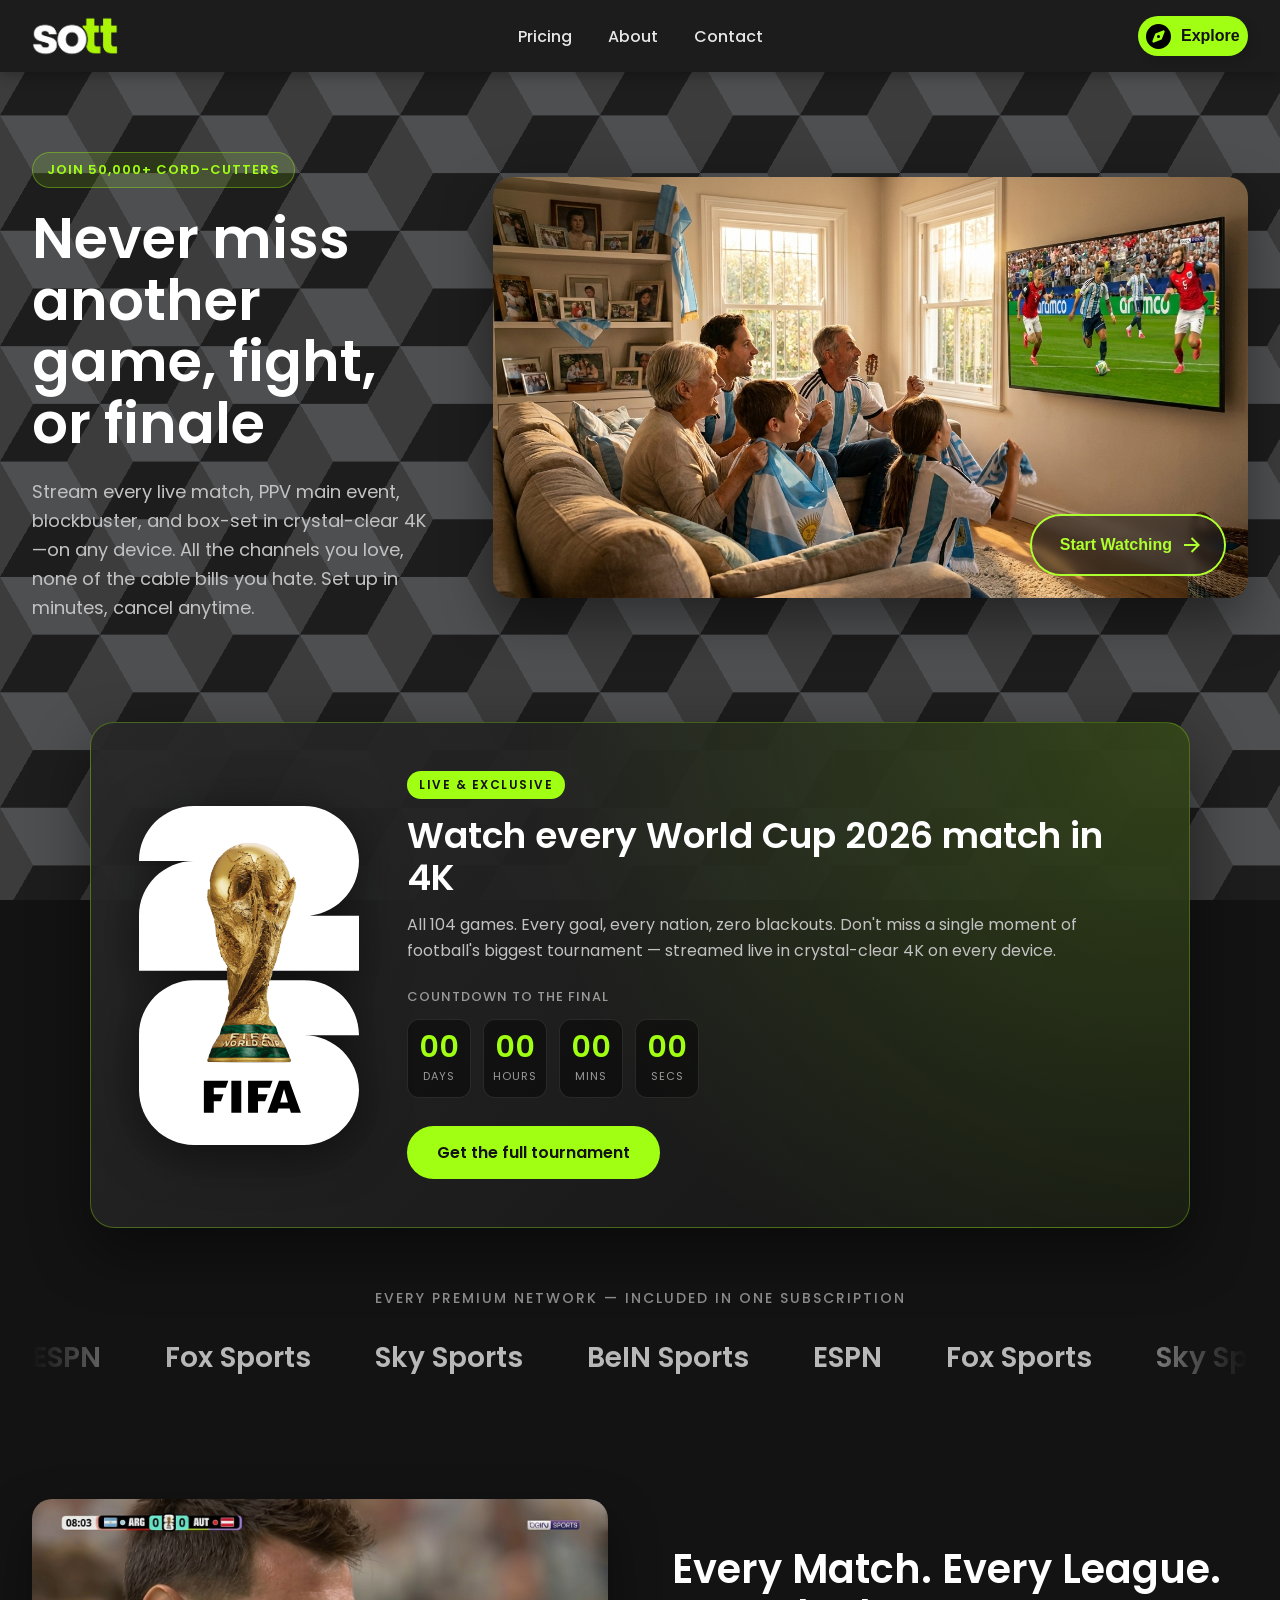
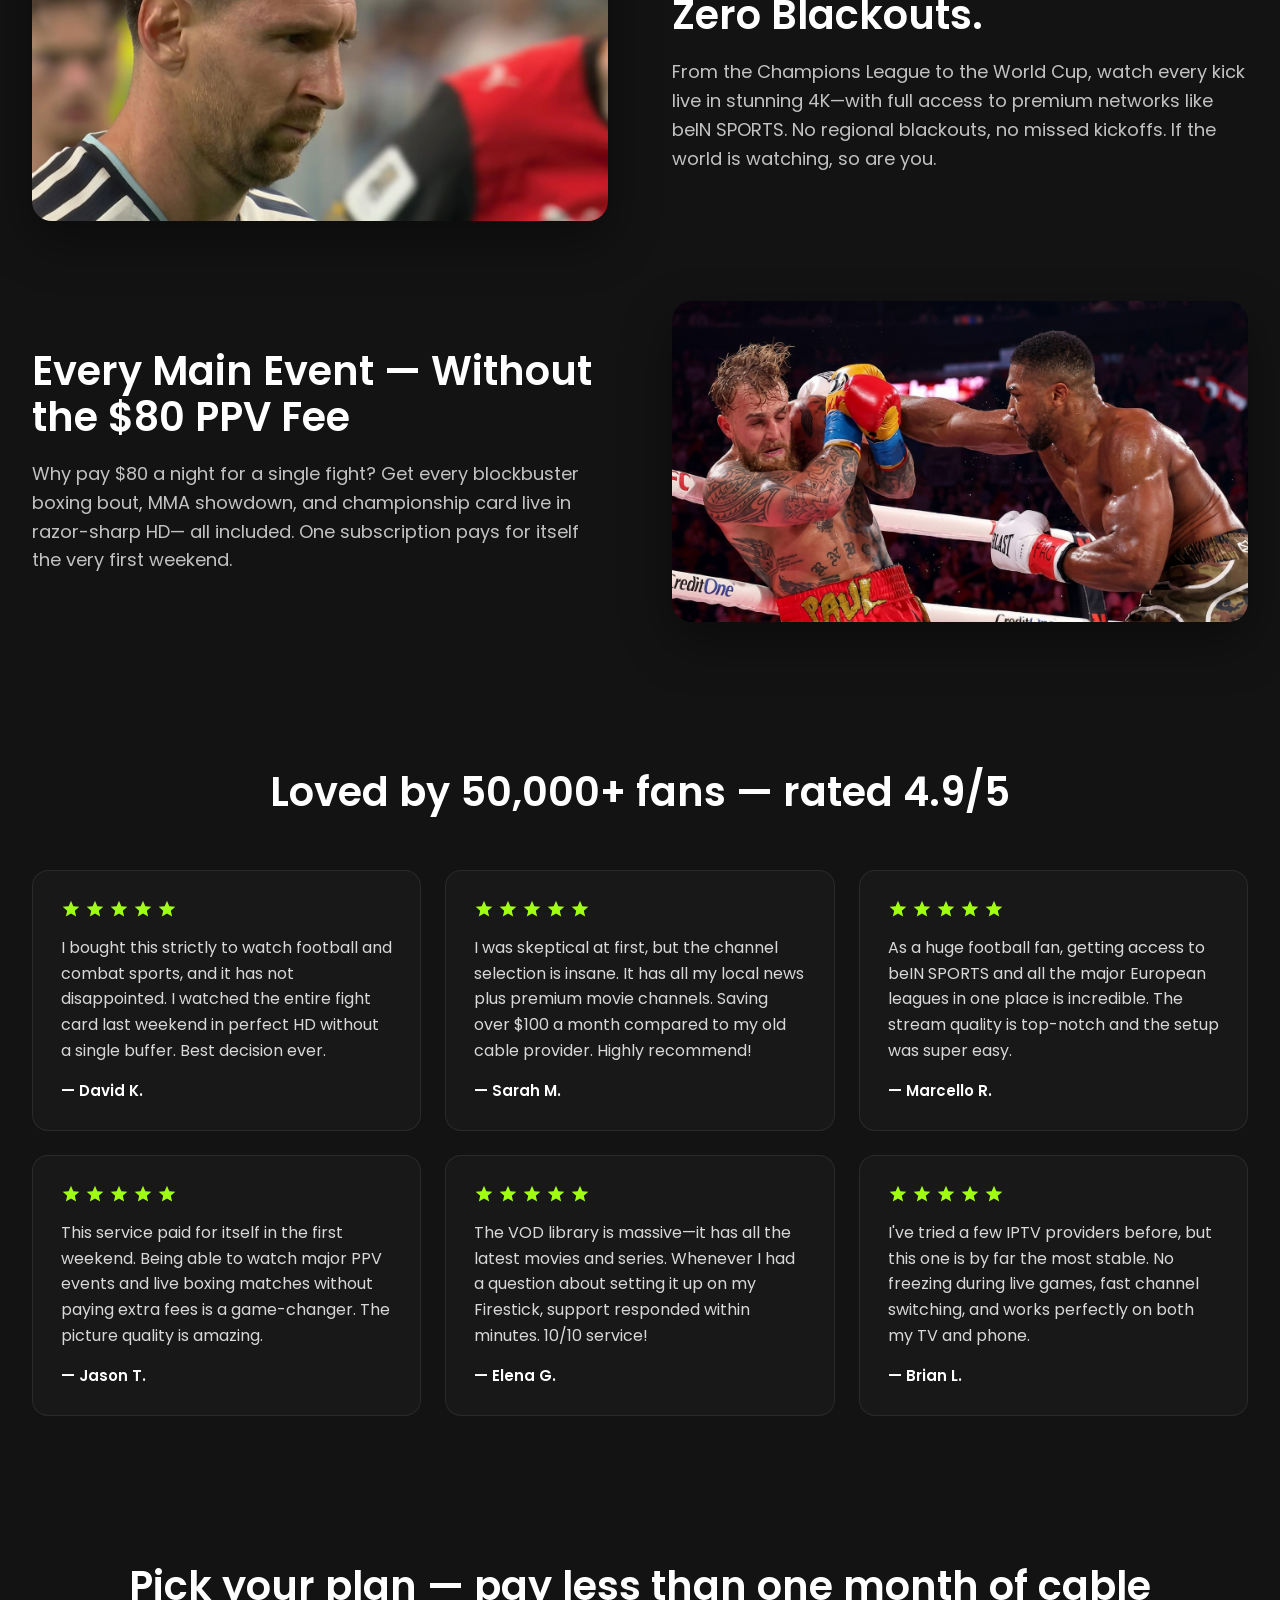
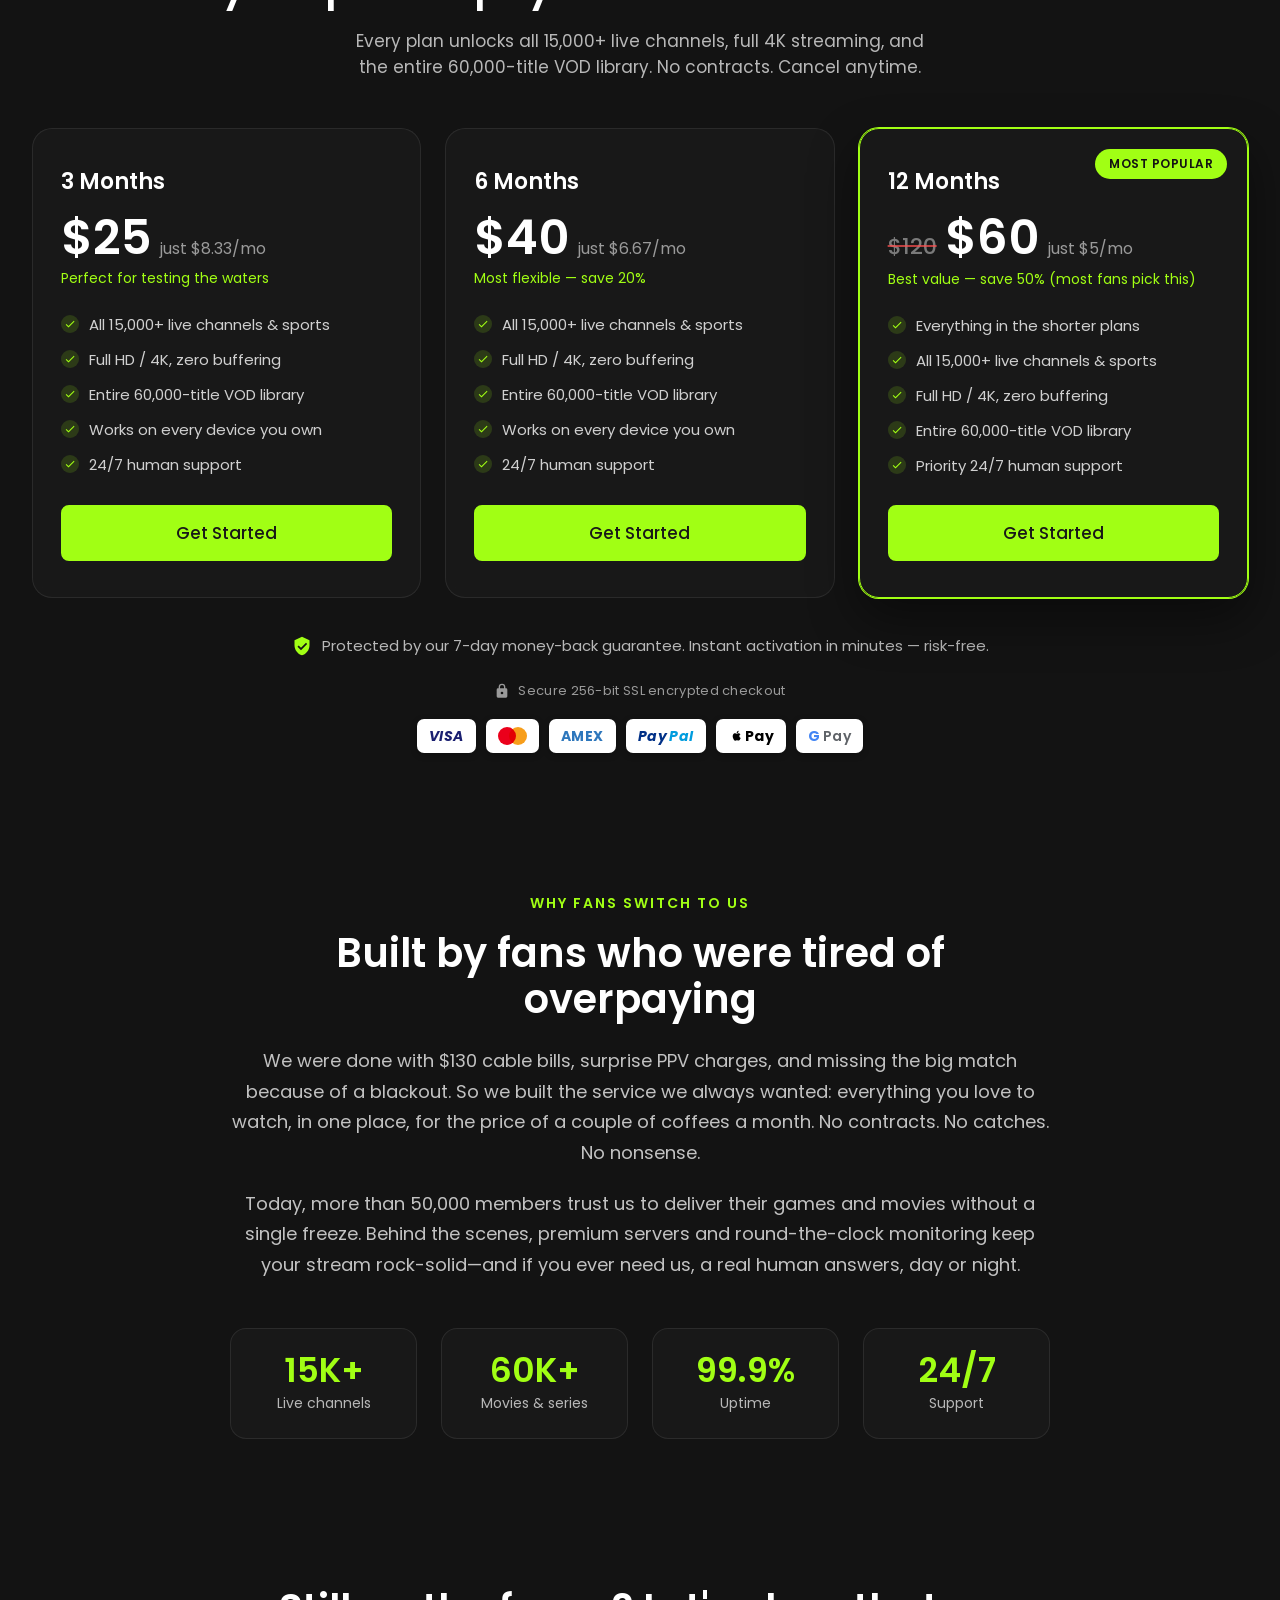
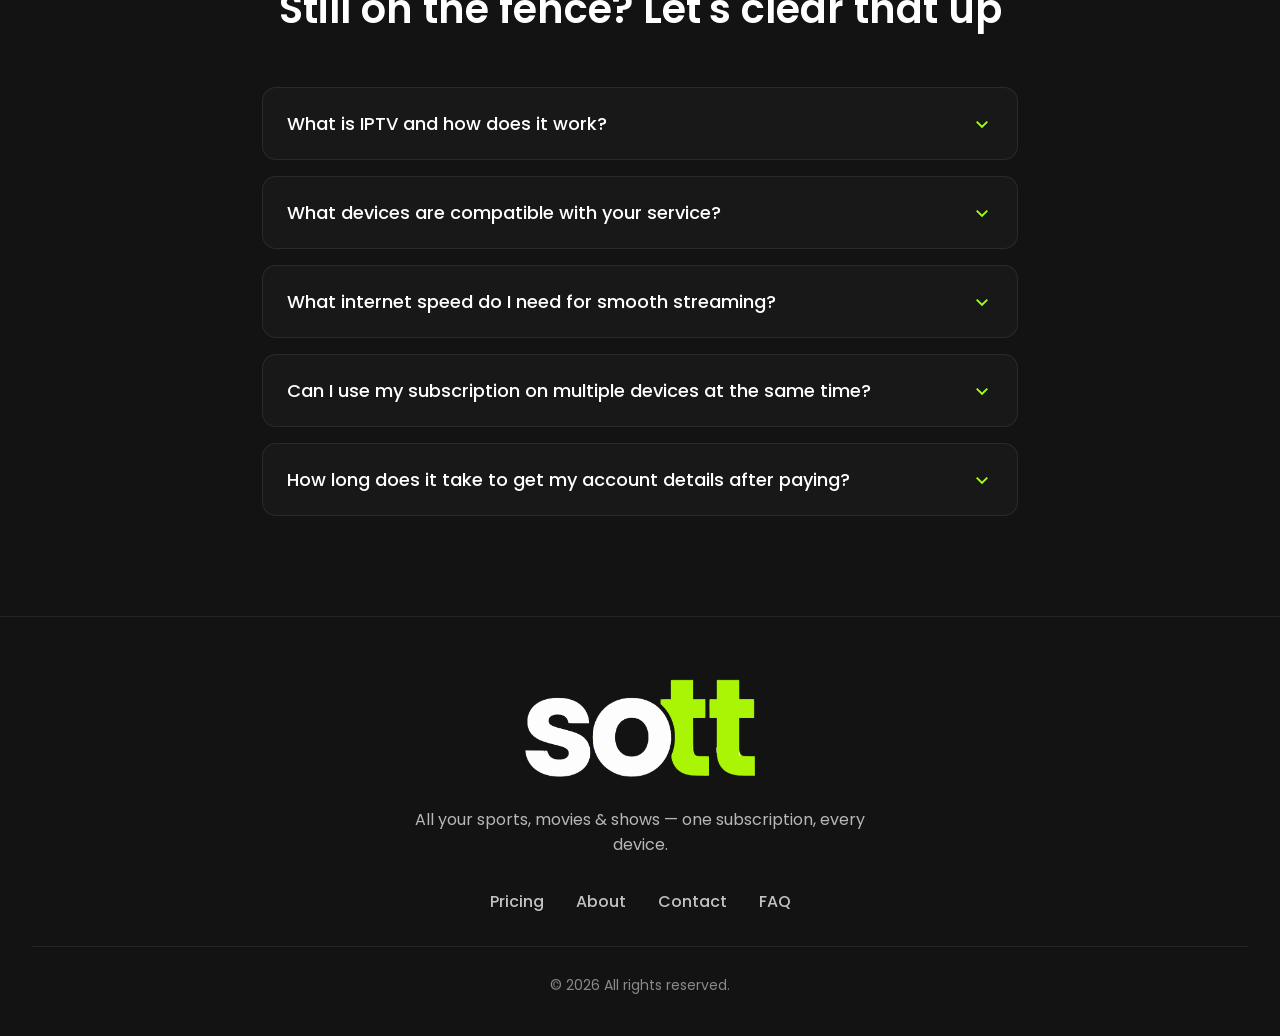
<file: index.html>
<!DOCTYPE html>
<html lang="en">
<head>
  <meta charset="UTF-8" />
  <meta name="viewport" content="width=device-width, initial-scale=1.0" />
  <title>Watch Every Game, Fight &amp; Movie in 4K — Without Cable Fees</title>
  <link rel="preconnect" href="https://fonts.googleapis.com" />
  <link rel="preconnect" href="https://fonts.gstatic.com" crossorigin />
  <link href="https://fonts.googleapis.com/css2?family=Poppins:wght@400;500;600&display=swap" rel="stylesheet" />
  <link rel="stylesheet" href="css/styles.css" />
</head>
<body>
  <div class="preloader" id="preloader">
    <div class="loader">
      <div class="box1"></div>
      <div class="box2"></div>
      <div class="box3"></div>
    </div>
  </div>

  <div class="container"></div>

  <header class="header">
    <a class="logo" href="#">
      <img class="logo-img" src="assets/images/logo.webp" alt="Logo" />
    </a>

    <button class="menu-toggle" aria-label="Toggle menu" aria-expanded="false">
      <span></span>
      <span></span>
      <span></span>
    </button>

    <nav class="nav">
      <a class="nav-link" href="#pricing">Pricing</a>
      <a class="nav-link" href="#about">About</a>
      <a class="nav-link" href="mailto:support@example.com">Contact</a>
    </nav>

    <a class="button" href="#pricing">
      <svg class="svgIcon" viewBox="0 0 512 512" height="1em" xmlns="http://www.w3.org/2000/svg"><path d="M256 512A256 256 0 1 0 256 0a256 256 0 1 0 0 512zm50.7-186.9L162.4 380.6c-19.4 7.5-38.5-11.6-31-31l55.5-144.3c3.3-8.5 9.9-15.1 18.4-18.4l144.3-55.5c19.4-7.5 38.5 11.6 31 31L325.1 306.7c-3.2 8.5-9.9 15.1-18.4 18.4zM288 256a32 32 0 1 0 -64 0 32 32 0 1 0 64 0z"></path></svg>
      Explore
    </a>
  </header>

  <main class="hero">
    <div class="hero-text">
      <span class="hero-eyebrow">Join 50,000+ cord-cutters</span>
      <h1 class="hero-heading">Never miss another game, fight, or finale</h1>
      <p class="hero-subheading">
        Stream every live match, PPV main event, blockbuster, and box-set in
        crystal-clear 4K&mdash;on any device. All the channels you love, none of
        the cable bills you hate. Set up in minutes, cancel anytime.
      </p>
    </div>

    <div class="hero-media">
      <img class="hero-img" src="assets/images/hero.jpeg" alt="Hero" />
      <a class="animated-button" href="#pricing">
        <svg viewBox="0 0 24 24" class="arr-2" xmlns="http://www.w3.org/2000/svg">
          <path
            d="M16.1716 10.9999L10.8076 5.63589L12.2218 4.22168L20 11.9999L12.2218 19.778L10.8076 18.3638L16.1716 12.9999H4V10.9999H16.1716Z"
          ></path>
        </svg>
        <span class="text">Start Watching</span>
        <span class="circle"></span>
        <svg viewBox="0 0 24 24" class="arr-1" xmlns="http://www.w3.org/2000/svg">
          <path
            d="M16.1716 10.9999L10.8076 5.63589L12.2218 4.22168L20 11.9999L12.2218 19.778L10.8076 18.3638L16.1716 12.9999H4V10.9999H16.1716Z"
          ></path>
        </svg>
      </a>
    </div>
  </main>

  <section class="worldcup" aria-label="FIFA World Cup 2026">
    <div class="worldcup-inner">
      <img class="worldcup-logo" src="assets/images/World-cup-2026.svg" alt="FIFA World Cup 2026" />
      <div class="worldcup-content">
        <span class="worldcup-eyebrow">Live &amp; Exclusive</span>
        <h2 class="worldcup-heading">Watch every World Cup 2026 match in 4K</h2>
        <p class="worldcup-text">
          All 104 games. Every goal, every nation, zero blackouts. Don't miss a
          single moment of football's biggest tournament &mdash; streamed live in
          crystal-clear 4K on every device.
        </p>

        <div class="worldcup-countdown">
          <span class="countdown-label">Countdown to the Final</span>
          <div class="countdown" id="wc-countdown">
            <div class="countdown-unit"><span class="countdown-num" id="wc-days">00</span><span class="countdown-text">Days</span></div>
            <div class="countdown-unit"><span class="countdown-num" id="wc-hours">00</span><span class="countdown-text">Hours</span></div>
            <div class="countdown-unit"><span class="countdown-num" id="wc-mins">00</span><span class="countdown-text">Mins</span></div>
            <div class="countdown-unit"><span class="countdown-num" id="wc-secs">00</span><span class="countdown-text">Secs</span></div>
          </div>
        </div>

        <a class="worldcup-cta" href="checkout.html?plan=12">Get the full tournament</a>
      </div>
    </div>
  </section>

  <section class="marquee" aria-label="Trusted by">
    <p class="marquee-title">Every premium network &mdash; included in one subscription</p>
    <div class="marquee-viewport">
      <ul class="marquee-track">
        <li class="marquee-item">ESPN</li>
        <li class="marquee-item">Fox Sports</li>
        <li class="marquee-item">Sky Sports</li>
        <li class="marquee-item">BeIN Sports</li>
        <li class="marquee-item" aria-hidden="true">ESPN</li>
        <li class="marquee-item" aria-hidden="true">Fox Sports</li>
        <li class="marquee-item" aria-hidden="true">Sky Sports</li>
        <li class="marquee-item" aria-hidden="true">BeIN Sports</li>
      </ul>
    </div>
  </section>

  <section class="features">
    <article class="feature">
      <div class="feature-media">
        <img class="feature-img" src="assets/images/features-2.jpeg" alt="Premium Global Football & Top Networks" />
      </div>
      <div class="feature-text">
        <h2 class="feature-heading">Every Match. Every League. Zero Blackouts.</h2>
        <p class="feature-desc">
          From the Champions League to the World Cup, watch every kick live in
          stunning 4K&mdash;with full access to premium networks like beIN
          SPORTS. No regional blackouts, no missed kickoffs. If the world is
          watching, so are you.
        </p>
      </div>
    </article>

    <article class="feature feature--reverse">
      <div class="feature-media">
        <img class="feature-img" src="assets/images/features-1.jpeg" alt="Live Combat Sports & Exclusive PPV" />
      </div>
      <div class="feature-text">
        <h2 class="feature-heading">Every Main Event &mdash; Without the $80 PPV Fee</h2>
        <p class="feature-desc">
          Why pay $80 a night for a single fight? Get every blockbuster boxing
          bout, MMA showdown, and championship card live in razor-sharp HD&mdash;
          all included. One subscription pays for itself the very first weekend.
        </p>
      </div>
    </article>
  </section>

  <section class="reviews">
    <h2 class="reviews-heading">Loved by 50,000+ fans &mdash; rated 4.9/5</h2>
    <div class="reviews-grid">
      <article class="review-card">
        <div class="stars" aria-label="5 out of 5 stars">
          <svg viewBox="0 0 24 24" xmlns="http://www.w3.org/2000/svg"><path d="M12 17.27 18.18 21l-1.64-7.03L22 9.24l-7.19-.61L12 2 9.19 8.63 2 9.24l5.46 4.73L5.82 21z"/></svg>
          <svg viewBox="0 0 24 24" xmlns="http://www.w3.org/2000/svg"><path d="M12 17.27 18.18 21l-1.64-7.03L22 9.24l-7.19-.61L12 2 9.19 8.63 2 9.24l5.46 4.73L5.82 21z"/></svg>
          <svg viewBox="0 0 24 24" xmlns="http://www.w3.org/2000/svg"><path d="M12 17.27 18.18 21l-1.64-7.03L22 9.24l-7.19-.61L12 2 9.19 8.63 2 9.24l5.46 4.73L5.82 21z"/></svg>
          <svg viewBox="0 0 24 24" xmlns="http://www.w3.org/2000/svg"><path d="M12 17.27 18.18 21l-1.64-7.03L22 9.24l-7.19-.61L12 2 9.19 8.63 2 9.24l5.46 4.73L5.82 21z"/></svg>
          <svg viewBox="0 0 24 24" xmlns="http://www.w3.org/2000/svg"><path d="M12 17.27 18.18 21l-1.64-7.03L22 9.24l-7.19-.61L12 2 9.19 8.63 2 9.24l5.46 4.73L5.82 21z"/></svg>
        </div>
        <p class="review-text">I bought this strictly to watch football and combat sports, and it has not disappointed. I watched the entire fight card last weekend in perfect HD without a single buffer. Best decision ever.</p>
        <p class="review-author">&mdash; David K.</p>
      </article>

      <article class="review-card">
        <div class="stars" aria-label="5 out of 5 stars">
          <svg viewBox="0 0 24 24" xmlns="http://www.w3.org/2000/svg"><path d="M12 17.27 18.18 21l-1.64-7.03L22 9.24l-7.19-.61L12 2 9.19 8.63 2 9.24l5.46 4.73L5.82 21z"/></svg>
          <svg viewBox="0 0 24 24" xmlns="http://www.w3.org/2000/svg"><path d="M12 17.27 18.18 21l-1.64-7.03L22 9.24l-7.19-.61L12 2 9.19 8.63 2 9.24l5.46 4.73L5.82 21z"/></svg>
          <svg viewBox="0 0 24 24" xmlns="http://www.w3.org/2000/svg"><path d="M12 17.27 18.18 21l-1.64-7.03L22 9.24l-7.19-.61L12 2 9.19 8.63 2 9.24l5.46 4.73L5.82 21z"/></svg>
          <svg viewBox="0 0 24 24" xmlns="http://www.w3.org/2000/svg"><path d="M12 17.27 18.18 21l-1.64-7.03L22 9.24l-7.19-.61L12 2 9.19 8.63 2 9.24l5.46 4.73L5.82 21z"/></svg>
          <svg viewBox="0 0 24 24" xmlns="http://www.w3.org/2000/svg"><path d="M12 17.27 18.18 21l-1.64-7.03L22 9.24l-7.19-.61L12 2 9.19 8.63 2 9.24l5.46 4.73L5.82 21z"/></svg>
        </div>
        <p class="review-text">I was skeptical at first, but the channel selection is insane. It has all my local news plus premium movie channels. Saving over $100 a month compared to my old cable provider. Highly recommend!</p>
        <p class="review-author">&mdash; Sarah M.</p>
      </article>

      <article class="review-card">
        <div class="stars" aria-label="5 out of 5 stars">
          <svg viewBox="0 0 24 24" xmlns="http://www.w3.org/2000/svg"><path d="M12 17.27 18.18 21l-1.64-7.03L22 9.24l-7.19-.61L12 2 9.19 8.63 2 9.24l5.46 4.73L5.82 21z"/></svg>
          <svg viewBox="0 0 24 24" xmlns="http://www.w3.org/2000/svg"><path d="M12 17.27 18.18 21l-1.64-7.03L22 9.24l-7.19-.61L12 2 9.19 8.63 2 9.24l5.46 4.73L5.82 21z"/></svg>
          <svg viewBox="0 0 24 24" xmlns="http://www.w3.org/2000/svg"><path d="M12 17.27 18.18 21l-1.64-7.03L22 9.24l-7.19-.61L12 2 9.19 8.63 2 9.24l5.46 4.73L5.82 21z"/></svg>
          <svg viewBox="0 0 24 24" xmlns="http://www.w3.org/2000/svg"><path d="M12 17.27 18.18 21l-1.64-7.03L22 9.24l-7.19-.61L12 2 9.19 8.63 2 9.24l5.46 4.73L5.82 21z"/></svg>
          <svg viewBox="0 0 24 24" xmlns="http://www.w3.org/2000/svg"><path d="M12 17.27 18.18 21l-1.64-7.03L22 9.24l-7.19-.61L12 2 9.19 8.63 2 9.24l5.46 4.73L5.82 21z"/></svg>
        </div>
        <p class="review-text">As a huge football fan, getting access to beIN SPORTS and all the major European leagues in one place is incredible. The stream quality is top-notch and the setup was super easy.</p>
        <p class="review-author">&mdash; Marcello R.</p>
      </article>

      <article class="review-card">
        <div class="stars" aria-label="5 out of 5 stars">
          <svg viewBox="0 0 24 24" xmlns="http://www.w3.org/2000/svg"><path d="M12 17.27 18.18 21l-1.64-7.03L22 9.24l-7.19-.61L12 2 9.19 8.63 2 9.24l5.46 4.73L5.82 21z"/></svg>
          <svg viewBox="0 0 24 24" xmlns="http://www.w3.org/2000/svg"><path d="M12 17.27 18.18 21l-1.64-7.03L22 9.24l-7.19-.61L12 2 9.19 8.63 2 9.24l5.46 4.73L5.82 21z"/></svg>
          <svg viewBox="0 0 24 24" xmlns="http://www.w3.org/2000/svg"><path d="M12 17.27 18.18 21l-1.64-7.03L22 9.24l-7.19-.61L12 2 9.19 8.63 2 9.24l5.46 4.73L5.82 21z"/></svg>
          <svg viewBox="0 0 24 24" xmlns="http://www.w3.org/2000/svg"><path d="M12 17.27 18.18 21l-1.64-7.03L22 9.24l-7.19-.61L12 2 9.19 8.63 2 9.24l5.46 4.73L5.82 21z"/></svg>
          <svg viewBox="0 0 24 24" xmlns="http://www.w3.org/2000/svg"><path d="M12 17.27 18.18 21l-1.64-7.03L22 9.24l-7.19-.61L12 2 9.19 8.63 2 9.24l5.46 4.73L5.82 21z"/></svg>
        </div>
        <p class="review-text">This service paid for itself in the first weekend. Being able to watch major PPV events and live boxing matches without paying extra fees is a game-changer. The picture quality is amazing.</p>
        <p class="review-author">&mdash; Jason T.</p>
      </article>

      <article class="review-card">
        <div class="stars" aria-label="5 out of 5 stars">
          <svg viewBox="0 0 24 24" xmlns="http://www.w3.org/2000/svg"><path d="M12 17.27 18.18 21l-1.64-7.03L22 9.24l-7.19-.61L12 2 9.19 8.63 2 9.24l5.46 4.73L5.82 21z"/></svg>
          <svg viewBox="0 0 24 24" xmlns="http://www.w3.org/2000/svg"><path d="M12 17.27 18.18 21l-1.64-7.03L22 9.24l-7.19-.61L12 2 9.19 8.63 2 9.24l5.46 4.73L5.82 21z"/></svg>
          <svg viewBox="0 0 24 24" xmlns="http://www.w3.org/2000/svg"><path d="M12 17.27 18.18 21l-1.64-7.03L22 9.24l-7.19-.61L12 2 9.19 8.63 2 9.24l5.46 4.73L5.82 21z"/></svg>
          <svg viewBox="0 0 24 24" xmlns="http://www.w3.org/2000/svg"><path d="M12 17.27 18.18 21l-1.64-7.03L22 9.24l-7.19-.61L12 2 9.19 8.63 2 9.24l5.46 4.73L5.82 21z"/></svg>
          <svg viewBox="0 0 24 24" xmlns="http://www.w3.org/2000/svg"><path d="M12 17.27 18.18 21l-1.64-7.03L22 9.24l-7.19-.61L12 2 9.19 8.63 2 9.24l5.46 4.73L5.82 21z"/></svg>
        </div>
        <p class="review-text">The VOD library is massive&mdash;it has all the latest movies and series. Whenever I had a question about setting it up on my Firestick, support responded within minutes. 10/10 service!</p>
        <p class="review-author">&mdash; Elena G.</p>
      </article>

      <article class="review-card">
        <div class="stars" aria-label="5 out of 5 stars">
          <svg viewBox="0 0 24 24" xmlns="http://www.w3.org/2000/svg"><path d="M12 17.27 18.18 21l-1.64-7.03L22 9.24l-7.19-.61L12 2 9.19 8.63 2 9.24l5.46 4.73L5.82 21z"/></svg>
          <svg viewBox="0 0 24 24" xmlns="http://www.w3.org/2000/svg"><path d="M12 17.27 18.18 21l-1.64-7.03L22 9.24l-7.19-.61L12 2 9.19 8.63 2 9.24l5.46 4.73L5.82 21z"/></svg>
          <svg viewBox="0 0 24 24" xmlns="http://www.w3.org/2000/svg"><path d="M12 17.27 18.18 21l-1.64-7.03L22 9.24l-7.19-.61L12 2 9.19 8.63 2 9.24l5.46 4.73L5.82 21z"/></svg>
          <svg viewBox="0 0 24 24" xmlns="http://www.w3.org/2000/svg"><path d="M12 17.27 18.18 21l-1.64-7.03L22 9.24l-7.19-.61L12 2 9.19 8.63 2 9.24l5.46 4.73L5.82 21z"/></svg>
          <svg viewBox="0 0 24 24" xmlns="http://www.w3.org/2000/svg"><path d="M12 17.27 18.18 21l-1.64-7.03L22 9.24l-7.19-.61L12 2 9.19 8.63 2 9.24l5.46 4.73L5.82 21z"/></svg>
        </div>
        <p class="review-text">I've tried a few IPTV providers before, but this one is by far the most stable. No freezing during live games, fast channel switching, and works perfectly on both my TV and phone.</p>
        <p class="review-author">&mdash; Brian L.</p>
      </article>
    </div>
  </section>

  <section class="pricing" id="pricing">
    <h2 class="pricing-heading">Pick your plan &mdash; pay less than one month of cable</h2>
    <p class="pricing-sub">Every plan unlocks all 15,000+ live channels, full 4K streaming, and the entire 60,000-title VOD library. No contracts. Cancel anytime.</p>

    <div class="pricing-grid">
      <article class="plan">
        <h3 class="plan-name">3 Months</h3>
        <div class="plan-price"><span class="plan-amount">$25</span><span class="plan-period">just $8.33/mo</span></div>
        <p class="plan-note">Perfect for testing the waters</p>
        <ul class="plan-features">
          <li>All 15,000+ live channels &amp; sports</li>
          <li>Full HD / 4K, zero buffering</li>
          <li>Entire 60,000-title VOD library</li>
          <li>Works on every device you own</li>
          <li>24/7 human support</li>
        </ul>
        <button class="star-btn">
          Get Started
          <div class="star-1"><svg xmlns="http://www.w3.org/2000/svg" version="1.1" viewBox="0 0 784.11 815.53"><g><path class="fil0" d="M392.05 0c-20.9,210.08 -184.06,378.41 -392.05,407.78 207.96,29.37 371.12,197.68 392.05,407.74 20.93,-210.06 184.09,-378.37 392.05,-407.74 -207.98,-29.38 -371.16,-197.69 -392.06,-407.78z"></path></g></svg></div>
          <div class="star-2"><svg xmlns="http://www.w3.org/2000/svg" version="1.1" viewBox="0 0 784.11 815.53"><g><path class="fil0" d="M392.05 0c-20.9,210.08 -184.06,378.41 -392.05,407.78 207.96,29.37 371.12,197.68 392.05,407.74 20.93,-210.06 184.09,-378.37 392.05,-407.74 -207.98,-29.38 -371.16,-197.69 -392.06,-407.78z"></path></g></svg></div>
          <div class="star-3"><svg xmlns="http://www.w3.org/2000/svg" version="1.1" viewBox="0 0 784.11 815.53"><g><path class="fil0" d="M392.05 0c-20.9,210.08 -184.06,378.41 -392.05,407.78 207.96,29.37 371.12,197.68 392.05,407.74 20.93,-210.06 184.09,-378.37 392.05,-407.74 -207.98,-29.38 -371.16,-197.69 -392.06,-407.78z"></path></g></svg></div>
          <div class="star-4"><svg xmlns="http://www.w3.org/2000/svg" version="1.1" viewBox="0 0 784.11 815.53"><g><path class="fil0" d="M392.05 0c-20.9,210.08 -184.06,378.41 -392.05,407.78 207.96,29.37 371.12,197.68 392.05,407.74 20.93,-210.06 184.09,-378.37 392.05,-407.74 -207.98,-29.38 -371.16,-197.69 -392.06,-407.78z"></path></g></svg></div>
          <div class="star-5"><svg xmlns="http://www.w3.org/2000/svg" version="1.1" viewBox="0 0 784.11 815.53"><g><path class="fil0" d="M392.05 0c-20.9,210.08 -184.06,378.41 -392.05,407.78 207.96,29.37 371.12,197.68 392.05,407.74 20.93,-210.06 184.09,-378.37 392.05,-407.74 -207.98,-29.38 -371.16,-197.69 -392.06,-407.78z"></path></g></svg></div>
          <div class="star-6"><svg xmlns="http://www.w3.org/2000/svg" version="1.1" viewBox="0 0 784.11 815.53"><g><path class="fil0" d="M392.05 0c-20.9,210.08 -184.06,378.41 -392.05,407.78 207.96,29.37 371.12,197.68 392.05,407.74 20.93,-210.06 184.09,-378.37 392.05,-407.74 -207.98,-29.38 -371.16,-197.69 -392.06,-407.78z"></path></g></svg></div>
        </button>
      </article>

      <article class="plan">
        <h3 class="plan-name">6 Months</h3>
        <div class="plan-price"><span class="plan-amount">$40</span><span class="plan-period">just $6.67/mo</span></div>
        <p class="plan-note">Most flexible &mdash; save 20%</p>
        <ul class="plan-features">
          <li>All 15,000+ live channels &amp; sports</li>
          <li>Full HD / 4K, zero buffering</li>
          <li>Entire 60,000-title VOD library</li>
          <li>Works on every device you own</li>
          <li>24/7 human support</li>
        </ul>
        <button class="star-btn">
          Get Started
          <div class="star-1"><svg xmlns="http://www.w3.org/2000/svg" version="1.1" viewBox="0 0 784.11 815.53"><g><path class="fil0" d="M392.05 0c-20.9,210.08 -184.06,378.41 -392.05,407.78 207.96,29.37 371.12,197.68 392.05,407.74 20.93,-210.06 184.09,-378.37 392.05,-407.74 -207.98,-29.38 -371.16,-197.69 -392.06,-407.78z"></path></g></svg></div>
          <div class="star-2"><svg xmlns="http://www.w3.org/2000/svg" version="1.1" viewBox="0 0 784.11 815.53"><g><path class="fil0" d="M392.05 0c-20.9,210.08 -184.06,378.41 -392.05,407.78 207.96,29.37 371.12,197.68 392.05,407.74 20.93,-210.06 184.09,-378.37 392.05,-407.74 -207.98,-29.38 -371.16,-197.69 -392.06,-407.78z"></path></g></svg></div>
          <div class="star-3"><svg xmlns="http://www.w3.org/2000/svg" version="1.1" viewBox="0 0 784.11 815.53"><g><path class="fil0" d="M392.05 0c-20.9,210.08 -184.06,378.41 -392.05,407.78 207.96,29.37 371.12,197.68 392.05,407.74 20.93,-210.06 184.09,-378.37 392.05,-407.74 -207.98,-29.38 -371.16,-197.69 -392.06,-407.78z"></path></g></svg></div>
          <div class="star-4"><svg xmlns="http://www.w3.org/2000/svg" version="1.1" viewBox="0 0 784.11 815.53"><g><path class="fil0" d="M392.05 0c-20.9,210.08 -184.06,378.41 -392.05,407.78 207.96,29.37 371.12,197.68 392.05,407.74 20.93,-210.06 184.09,-378.37 392.05,-407.74 -207.98,-29.38 -371.16,-197.69 -392.06,-407.78z"></path></g></svg></div>
          <div class="star-5"><svg xmlns="http://www.w3.org/2000/svg" version="1.1" viewBox="0 0 784.11 815.53"><g><path class="fil0" d="M392.05 0c-20.9,210.08 -184.06,378.41 -392.05,407.78 207.96,29.37 371.12,197.68 392.05,407.74 20.93,-210.06 184.09,-378.37 392.05,-407.74 -207.98,-29.38 -371.16,-197.69 -392.06,-407.78z"></path></g></svg></div>
          <div class="star-6"><svg xmlns="http://www.w3.org/2000/svg" version="1.1" viewBox="0 0 784.11 815.53"><g><path class="fil0" d="M392.05 0c-20.9,210.08 -184.06,378.41 -392.05,407.78 207.96,29.37 371.12,197.68 392.05,407.74 20.93,-210.06 184.09,-378.37 392.05,-407.74 -207.98,-29.38 -371.16,-197.69 -392.06,-407.78z"></path></g></svg></div>
        </button>
      </article>

      <article class="plan plan--featured">
        <span class="plan-badge">Most Popular</span>
        <h3 class="plan-name">12 Months</h3>
        <div class="plan-price"><span class="plan-original">$120</span><span class="plan-amount">$60</span><span class="plan-period">just $5/mo</span></div>
        <p class="plan-note">Best value &mdash; save 50% (most fans pick this)</p>
        <ul class="plan-features">
          <li>Everything in the shorter plans</li>
          <li>All 15,000+ live channels &amp; sports</li>
          <li>Full HD / 4K, zero buffering</li>
          <li>Entire 60,000-title VOD library</li>
          <li>Priority 24/7 human support</li>
        </ul>
        <button class="star-btn">
          Get Started
          <div class="star-1"><svg xmlns="http://www.w3.org/2000/svg" version="1.1" viewBox="0 0 784.11 815.53"><g><path class="fil0" d="M392.05 0c-20.9,210.08 -184.06,378.41 -392.05,407.78 207.96,29.37 371.12,197.68 392.05,407.74 20.93,-210.06 184.09,-378.37 392.05,-407.74 -207.98,-29.38 -371.16,-197.69 -392.06,-407.78z"></path></g></svg></div>
          <div class="star-2"><svg xmlns="http://www.w3.org/2000/svg" version="1.1" viewBox="0 0 784.11 815.53"><g><path class="fil0" d="M392.05 0c-20.9,210.08 -184.06,378.41 -392.05,407.78 207.96,29.37 371.12,197.68 392.05,407.74 20.93,-210.06 184.09,-378.37 392.05,-407.74 -207.98,-29.38 -371.16,-197.69 -392.06,-407.78z"></path></g></svg></div>
          <div class="star-3"><svg xmlns="http://www.w3.org/2000/svg" version="1.1" viewBox="0 0 784.11 815.53"><g><path class="fil0" d="M392.05 0c-20.9,210.08 -184.06,378.41 -392.05,407.78 207.96,29.37 371.12,197.68 392.05,407.74 20.93,-210.06 184.09,-378.37 392.05,-407.74 -207.98,-29.38 -371.16,-197.69 -392.06,-407.78z"></path></g></svg></div>
          <div class="star-4"><svg xmlns="http://www.w3.org/2000/svg" version="1.1" viewBox="0 0 784.11 815.53"><g><path class="fil0" d="M392.05 0c-20.9,210.08 -184.06,378.41 -392.05,407.78 207.96,29.37 371.12,197.68 392.05,407.74 20.93,-210.06 184.09,-378.37 392.05,-407.74 -207.98,-29.38 -371.16,-197.69 -392.06,-407.78z"></path></g></svg></div>
          <div class="star-5"><svg xmlns="http://www.w3.org/2000/svg" version="1.1" viewBox="0 0 784.11 815.53"><g><path class="fil0" d="M392.05 0c-20.9,210.08 -184.06,378.41 -392.05,407.78 207.96,29.37 371.12,197.68 392.05,407.74 20.93,-210.06 184.09,-378.37 392.05,-407.74 -207.98,-29.38 -371.16,-197.69 -392.06,-407.78z"></path></g></svg></div>
          <div class="star-6"><svg xmlns="http://www.w3.org/2000/svg" version="1.1" viewBox="0 0 784.11 815.53"><g><path class="fil0" d="M392.05 0c-20.9,210.08 -184.06,378.41 -392.05,407.78 207.96,29.37 371.12,197.68 392.05,407.74 20.93,-210.06 184.09,-378.37 392.05,-407.74 -207.98,-29.38 -371.16,-197.69 -392.06,-407.78z"></path></g></svg></div>
        </button>
      </article>
    </div>
    <p class="pricing-guarantee">
      <svg viewBox="0 0 24 24" xmlns="http://www.w3.org/2000/svg"><path d="M12 1 3 5v6c0 5.55 3.84 10.74 9 12 5.16-1.26 9-6.45 9-12V5l-9-4zm-1.2 16-4.2-4.2 1.4-1.4 2.8 2.8 6-6 1.4 1.4-7.4 7.4z"/></svg>
      Protected by our 7-day money-back guarantee. Instant activation in minutes &mdash; risk-free.
    </p>

    <div class="payments">
      <p class="payments-label">
        <svg viewBox="0 0 24 24" xmlns="http://www.w3.org/2000/svg"><path d="M18 8h-1V6A5 5 0 0 0 7 6v2H6a2 2 0 0 0-2 2v10a2 2 0 0 0 2 2h12a2 2 0 0 0 2-2V10a2 2 0 0 0-2-2zM9 6a3 3 0 0 1 6 0v2H9V6zm3 11a2 2 0 1 1 0-4 2 2 0 0 1 0 4z"/></svg>
        Secure 256-bit SSL encrypted checkout
      </p>
      <ul class="payments-badges" aria-label="Accepted payment methods">
        <li class="pay-badge pay-visa" title="Visa">VISA</li>
        <li class="pay-badge pay-mc" title="Mastercard" aria-label="Mastercard">
          <span class="mc-circle mc-red"></span>
          <span class="mc-circle mc-yellow"></span>
        </li>
        <li class="pay-badge pay-amex" title="American Express">AMEX</li>
        <li class="pay-badge pay-paypal" title="PayPal"><span class="pp-pay">Pay</span><span class="pp-pal">Pal</span></li>
        <li class="pay-badge pay-applepay" title="Apple Pay">
          <svg viewBox="0 0 24 24" xmlns="http://www.w3.org/2000/svg"><path d="M17.05 12.04c-.02-1.86 1.52-2.75 1.59-2.79-.87-1.27-2.22-1.44-2.7-1.46-1.15-.12-2.24.67-2.83.67-.58 0-1.48-.65-2.43-.64-1.25.02-2.4.73-3.04 1.85-1.3 2.25-.33 5.58.93 7.41.62.9 1.35 1.9 2.31 1.86.93-.04 1.28-.6 2.4-.6 1.12 0 1.44.6 2.42.58 1-.02 1.63-.91 2.24-1.81.71-1.04 1-2.05 1.01-2.1-.02-.01-1.94-.74-1.96-2.95-.02-.02 0-.01 0-.02zM15.2 6.6c.51-.62.86-1.49.76-2.35-.74.03-1.63.49-2.16 1.11-.47.55-.89 1.43-.78 2.27.83.06 1.67-.42 2.18-1.03z"/></svg>
          Pay
        </li>
        <li class="pay-badge pay-gpay" title="Google Pay"><span class="g-blue">G</span> Pay</li>
      </ul>
    </div>
  </section>

  <section class="about" id="about">
    <div class="about-inner">
      <p class="about-tag">Why fans switch to us</p>
      <h2 class="about-heading">Built by fans who were tired of overpaying</h2>
      <p class="about-text">
        We were done with $130 cable bills, surprise PPV charges, and missing
        the big match because of a blackout. So we built the service we always
        wanted: everything you love to watch, in one place, for the price of a
        couple of coffees a month. No contracts. No catches. No nonsense.
      </p>
      <p class="about-text">
        Today, more than 50,000 members trust us to deliver their games and
        movies without a single freeze. Behind the scenes, premium servers and
        round-the-clock monitoring keep your stream rock-solid&mdash;and if you
        ever need us, a real human answers, day or night.
      </p>

      <div class="about-stats">
        <div class="about-stat">
          <span class="about-stat-num">15K+</span>
          <span class="about-stat-label">Live channels</span>
        </div>
        <div class="about-stat">
          <span class="about-stat-num">60K+</span>
          <span class="about-stat-label">Movies &amp; series</span>
        </div>
        <div class="about-stat">
          <span class="about-stat-num">99.9%</span>
          <span class="about-stat-label">Uptime</span>
        </div>
        <div class="about-stat">
          <span class="about-stat-num">24/7</span>
          <span class="about-stat-label">Support</span>
        </div>
      </div>
    </div>
  </section>

  <section class="faq" id="faq">
    <h2 class="faq-heading">Still on the fence? Let's clear that up</h2>
    <div class="faq-list">
      <div class="faq-item">
        <button class="faq-question">
          <span>What is IPTV and how does it work?</span>
          <svg class="faq-icon" viewBox="0 0 24 24" xmlns="http://www.w3.org/2000/svg"><path d="M12 16.5 5.5 10l1.4-1.4 5.1 5.1 5.1-5.1L18.5 10z"/></svg>
        </button>
        <div class="faq-answer">
          <p>IPTV stands for Internet Protocol Television, which means it delivers television content over the internet rather than through traditional broadcast, cable, or satellite methods. Instead of a physical cable box or satellite dish, you simply stream your favorite channels directly to your connected devices.</p>
        </div>
      </div>

      <div class="faq-item">
        <button class="faq-question">
          <span>What devices are compatible with your service?</span>
          <svg class="faq-icon" viewBox="0 0 24 24" xmlns="http://www.w3.org/2000/svg"><path d="M12 16.5 5.5 10l1.4-1.4 5.1 5.1 5.1-5.1L18.5 10z"/></svg>
        </button>
        <div class="faq-answer">
          <p>Our IPTV service is highly flexible and works on a wide variety of devices. You can stream seamlessly on Smart TVs, Android boxes, Amazon Fire Sticks, Roku devices, mobile phones, and tablets. All you need is our recommended app or a compatible IPTV player to get started.</p>
        </div>
      </div>

      <div class="faq-item">
        <button class="faq-question">
          <span>What internet speed do I need for smooth streaming?</span>
          <svg class="faq-icon" viewBox="0 0 24 24" xmlns="http://www.w3.org/2000/svg"><path d="M12 16.5 5.5 10l1.4-1.4 5.1 5.1 5.1-5.1L18.5 10z"/></svg>
        </button>
        <div class="faq-answer">
          <p>To ensure the best viewing experience without buffering, your required internet speed depends on the broadcast quality:</p>
          <ul>
            <li><strong>Standard Definition (SD):</strong> Minimum of 3 Mbps.</li>
            <li><strong>High Definition (HD):</strong> Minimum of 5 Mbps.</li>
            <li><strong>Ultra High Definition (4K):</strong> Minimum of 25 Mbps or higher for optimal performance.</li>
          </ul>
        </div>
      </div>

      <div class="faq-item">
        <button class="faq-question">
          <span>Can I use my subscription on multiple devices at the same time?</span>
          <svg class="faq-icon" viewBox="0 0 24 24" xmlns="http://www.w3.org/2000/svg"><path d="M12 16.5 5.5 10l1.4-1.4 5.1 5.1 5.1-5.1L18.5 10z"/></svg>
        </button>
        <div class="faq-answer">
          <p>Absolutely. A standard subscription streams on one device at a time, but you can add extra connections at checkout in seconds. Want the game on in the living room while the kids watch a movie in the bedroom? Just choose a 2+ connection package&mdash;everyone watches what they want, no arguments.</p>
        </div>
      </div>

      <div class="faq-item">
        <button class="faq-question">
          <span>How long does it take to get my account details after paying?</span>
          <svg class="faq-icon" viewBox="0 0 24 24" xmlns="http://www.w3.org/2000/svg"><path d="M12 16.5 5.5 10l1.4-1.4 5.1 5.1 5.1-5.1L18.5 10z"/></svg>
        </button>
        <div class="faq-answer">
          <p>Almost instantly! The moment your payment clears, your login details (username, password, and server URL) are emailed straight to you&mdash;usually within 5 to 15 minutes. Most members are watching their first game the same day they sign up.</p>
        </div>
      </div>
    </div>
  </section>

  <footer class="footer">
    <img class="footer-logo" src="assets/images/logo.webp" alt="Logo" />
    <p class="footer-tagline">All your sports, movies &amp; shows &mdash; one subscription, every device.</p>

    <nav class="footer-nav">
      <a href="#pricing">Pricing</a>
      <a href="#about">About</a>
      <a href="mailto:support@example.com">Contact</a>
      <a href="#faq">FAQ</a>
    </nav>

    <div class="footer-bottom">
      <p class="footer-copy">&copy; 2026 All rights reserved.</p>
    </div>
  </footer>

  <script>
    window.addEventListener("load", () => {
      const preloader = document.getElementById("preloader");
      if (!preloader) return;
      const MIN_DISPLAY = 2000;
      const wait = Math.max(0, MIN_DISPLAY - performance.now());
      setTimeout(() => {
        preloader.classList.add("hidden");
        setTimeout(() => preloader.remove(), 600);
      }, wait);
    });

    const toggle = document.querySelector(".menu-toggle");
    const header = document.querySelector(".header");
    toggle.addEventListener("click", () => {
      const open = header.classList.toggle("open");
      toggle.setAttribute("aria-expanded", open);
    });
    document.querySelectorAll(".nav-link").forEach((link) => {
      link.addEventListener("click", () => {
        header.classList.remove("open");
        toggle.setAttribute("aria-expanded", "false");
      });
    });

    document.querySelectorAll('a[href^="#"]').forEach((link) => {
      link.addEventListener("click", (e) => {
        const id = link.getAttribute("href");
        if (id.length <= 1) return;
        const target = document.querySelector(id);
        if (!target) return;
        e.preventDefault();
        target.scrollIntoView({ behavior: "smooth", block: "start" });
        header.classList.remove("open");
        toggle.setAttribute("aria-expanded", "false");
      });
    });

    const wcTarget = new Date("2026-07-19T18:00:00Z").getTime();
    const wcEls = {
      days: document.getElementById("wc-days"),
      hours: document.getElementById("wc-hours"),
      mins: document.getElementById("wc-mins"),
      secs: document.getElementById("wc-secs"),
    };
    if (wcEls.days) {
      const pad = (n) => String(n).padStart(2, "0");
      const tick = () => {
        let diff = Math.max(0, wcTarget - Date.now());
        const d = Math.floor(diff / 86400000);
        const h = Math.floor((diff % 86400000) / 3600000);
        const m = Math.floor((diff % 3600000) / 60000);
        const s = Math.floor((diff % 60000) / 1000);
        wcEls.days.textContent = pad(d);
        wcEls.hours.textContent = pad(h);
        wcEls.mins.textContent = pad(m);
        wcEls.secs.textContent = pad(s);
      };
      tick();
      setInterval(tick, 1000);
    }

    document.querySelectorAll(".star-btn").forEach((btn) => {
      btn.addEventListener("click", () => {
        const plan = btn.closest(".plan");
        const name = plan ? plan.querySelector(".plan-name").textContent : "";
        const months = (name.match(/\d+/) || ["12"])[0];
        window.location.href = "checkout.html?plan=" + months;
      });
    });

    document.querySelectorAll(".faq-question").forEach((q) => {
      q.addEventListener("click", () => {
        const item = q.parentElement;
        const isOpen = item.classList.contains("open");
        document.querySelectorAll(".faq-item.open").forEach((open) => {
          if (open !== item) open.classList.remove("open");
        });
        item.classList.toggle("open", !isOpen);
      });
    });
  </script>
</body>
</html>
</file>
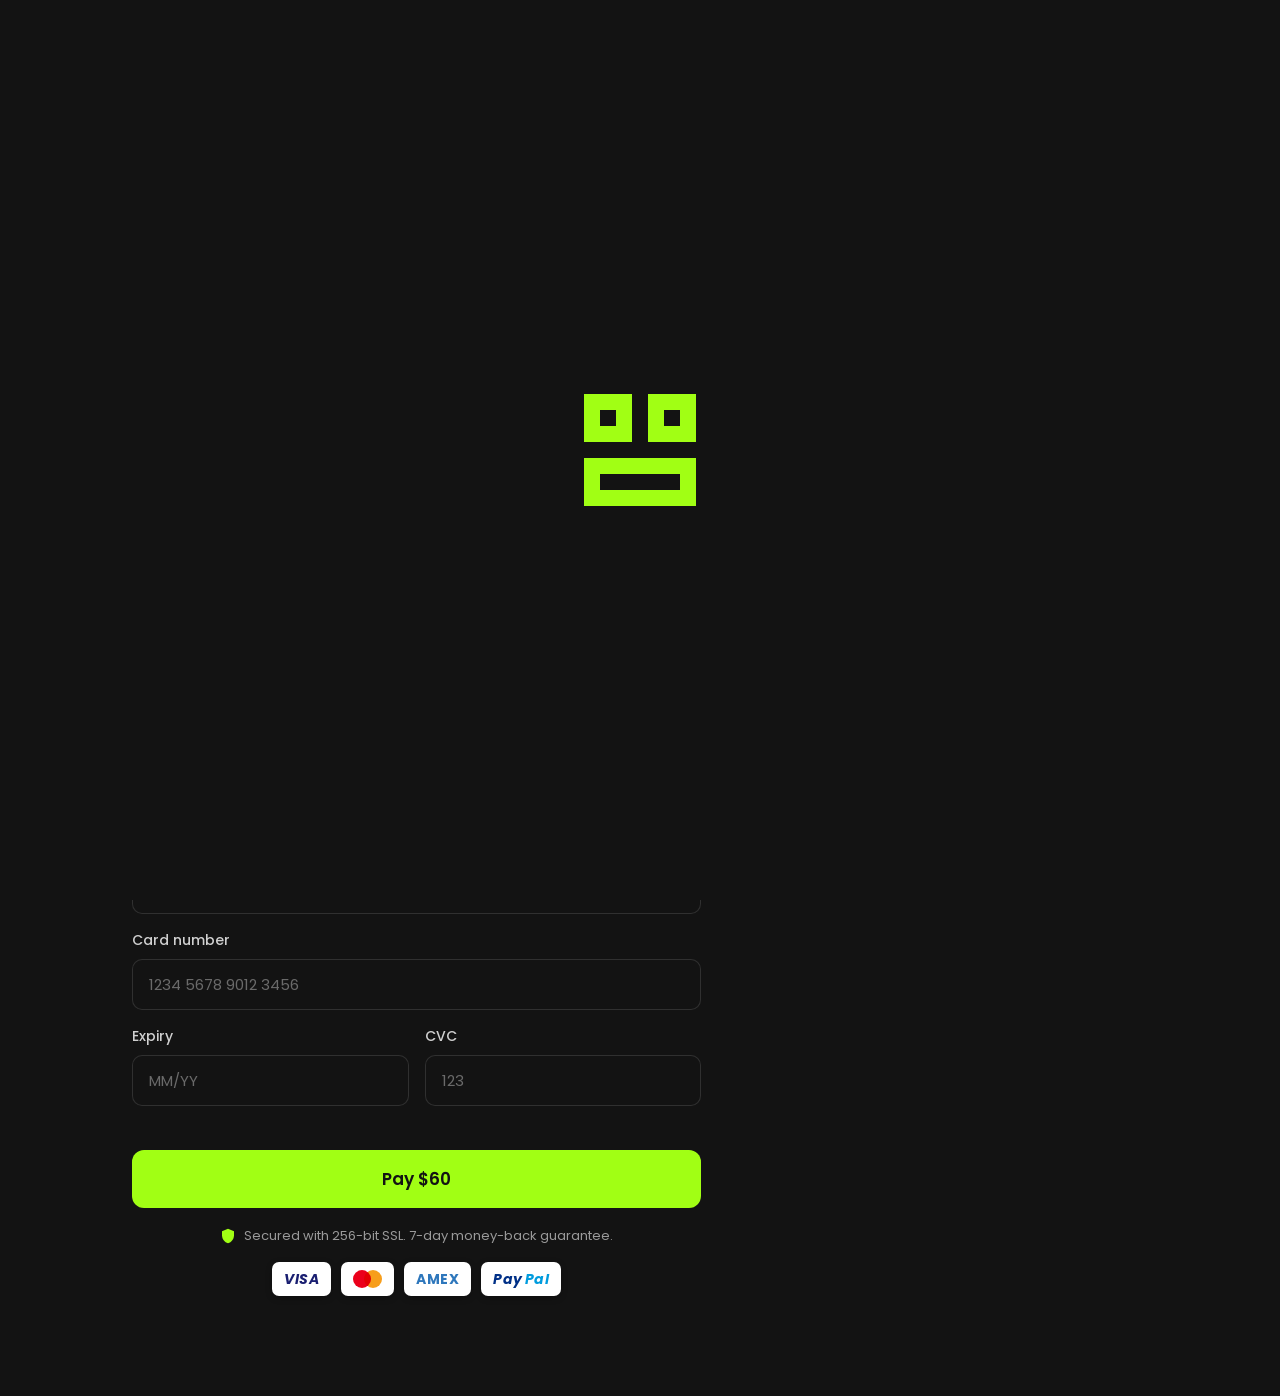
<file: checkout.html>
<!DOCTYPE html>
<html lang="en">
<head>
  <meta charset="UTF-8" />
  <meta name="viewport" content="width=device-width, initial-scale=1.0" />
  <title>Secure Checkout</title>
  <link rel="preconnect" href="https://fonts.googleapis.com" />
  <link rel="preconnect" href="https://fonts.gstatic.com" crossorigin />
  <link href="https://fonts.googleapis.com/css2?family=Poppins:wght@400;500;600&display=swap" rel="stylesheet" />
  <link rel="stylesheet" href="css/styles.css" />
  <link rel="stylesheet" href="css/checkout.css" />
</head>
<body>
  <div class="preloader" id="preloader">
    <div class="loader">
      <div class="box1"></div>
      <div class="box2"></div>
      <div class="box3"></div>
    </div>
  </div>

  <div class="container"></div>

  <header class="checkout-header">
    <a class="logo" href="index.html">
      <img class="logo-img" src="assets/images/logo.webp" alt="Logo" />
    </a>
    <span class="checkout-secure">
      <svg viewBox="0 0 24 24" xmlns="http://www.w3.org/2000/svg"><path d="M18 8h-1V6A5 5 0 0 0 7 6v2H6a2 2 0 0 0-2 2v10a2 2 0 0 0 2 2h12a2 2 0 0 0 2-2V10a2 2 0 0 0-2-2zM9 6a3 3 0 0 1 6 0v2H9V6zm3 11a2 2 0 1 1 0-4 2 2 0 0 1 0 4z"/></svg>
      Secure checkout
    </span>
  </header>

  <main class="checkout">
    <form class="checkout-form" id="checkout-form" novalidate>
      <a class="back-link" href="index.html">&larr; Back to plans</a>
      <h1 class="checkout-title">Complete your order</h1>
      <p class="checkout-subtitle">You're seconds away from streaming everything you love.</p>

      <fieldset class="form-section">
        <legend>1. Choose your plan</legend>
        <div class="plan-options" id="plan-options">
          <label class="plan-option" data-plan="3">
            <input type="radio" name="plan" value="3" />
            <span class="plan-option-body">
              <span class="plan-option-name">3 Months</span>
              <span class="plan-option-sub">$8.33/mo</span>
            </span>
            <span class="plan-option-price">$25</span>
          </label>
          <label class="plan-option" data-plan="6">
            <input type="radio" name="plan" value="6" />
            <span class="plan-option-body">
              <span class="plan-option-name">6 Months</span>
              <span class="plan-option-sub">$6.67/mo &middot; save 20%</span>
            </span>
            <span class="plan-option-price">$40</span>
          </label>
          <label class="plan-option" data-plan="12">
            <input type="radio" name="plan" value="12" />
            <span class="plan-option-body">
              <span class="plan-option-name">12 Months <span class="plan-option-tag">Best value</span></span>
              <span class="plan-option-sub">$5/mo &middot; save 50%</span>
            </span>
            <span class="plan-option-price">$60</span>
          </label>
        </div>
      </fieldset>

      <fieldset class="form-section">
        <legend>2. Account details</legend>
        <div class="field">
          <label for="email">Email address</label>
          <input type="email" id="email" name="email" autocomplete="email" placeholder="you@example.com" required />
          <small class="field-hint">Your login details will be sent here within minutes.</small>
        </div>
      </fieldset>

      <fieldset class="form-section">
        <legend>3. Payment</legend>
        <div class="field">
          <label for="card-name">Name on card</label>
          <input type="text" id="card-name" name="card-name" autocomplete="cc-name" placeholder="John Doe" required />
        </div>
        <div class="field">
          <label for="card-number">Card number</label>
          <input type="text" id="card-number" name="card-number" inputmode="numeric" autocomplete="cc-number" placeholder="1234 5678 9012 3456" maxlength="19" required />
        </div>
        <div class="field-row">
          <div class="field">
            <label for="card-expiry">Expiry</label>
            <input type="text" id="card-expiry" name="card-expiry" inputmode="numeric" autocomplete="cc-exp" placeholder="MM/YY" maxlength="5" required />
          </div>
          <div class="field">
            <label for="card-cvc">CVC</label>
            <input type="text" id="card-cvc" name="card-cvc" inputmode="numeric" autocomplete="cc-csc" placeholder="123" maxlength="4" required />
          </div>
        </div>
      </fieldset>

      <button type="submit" class="pay-btn" id="pay-btn">Pay $60</button>

      <p class="checkout-trust">
        <svg viewBox="0 0 24 24" xmlns="http://www.w3.org/2000/svg"><path d="M12 1 3 5v6c0 5.55 3.84 10.74 9 12 5.16-1.26 9-6.45 9-12V5l-9-4z"/></svg>
        Secured with 256-bit SSL. 7-day money-back guarantee.
      </p>

      <ul class="payments-badges" aria-label="Accepted payment methods">
        <li class="pay-badge pay-visa" title="Visa">VISA</li>
        <li class="pay-badge pay-mc" title="Mastercard" aria-label="Mastercard">
          <span class="mc-circle mc-red"></span>
          <span class="mc-circle mc-yellow"></span>
        </li>
        <li class="pay-badge pay-amex" title="American Express">AMEX</li>
        <li class="pay-badge pay-paypal" title="PayPal"><span class="pp-pay">Pay</span><span class="pp-pal">Pal</span></li>
      </ul>
    </form>

    <aside class="order-summary">
      <h2 class="summary-title">Order summary</h2>
      <div class="summary-plan">
        <span class="summary-plan-name" id="summary-plan-name">12 Months</span>
        <span class="summary-plan-price" id="summary-plan-price">$60</span>
      </div>
      <p class="summary-plan-period" id="summary-plan-period">Billed once &middot; $5/mo equivalent</p>

      <ul class="summary-features">
        <li>All 15,000+ live channels &amp; sports</li>
        <li>Full HD / 4K, zero buffering</li>
        <li>Entire 60,000-title VOD library</li>
        <li>Works on every device you own</li>
        <li>Priority 24/7 human support</li>
      </ul>

      <div class="summary-row">
        <span>Subtotal</span>
        <span id="summary-subtotal">$60</span>
      </div>
      <div class="summary-row summary-row--discount" id="summary-discount-row">
        <span>Discount</span>
        <span id="summary-discount">&minus;$60</span>
      </div>
      <div class="summary-total">
        <span>Total due today</span>
        <span id="summary-total">$60</span>
      </div>

      <p class="summary-note">No hidden fees. Cancel anytime. Instant activation.</p>
    </aside>
  </main>

  <div class="checkout-success" id="checkout-success" hidden>
    <div class="success-card">
      <div class="success-icon">
        <svg viewBox="0 0 24 24" xmlns="http://www.w3.org/2000/svg"><path d="M9 16.17 4.83 12l-1.42 1.41L9 19 21 7l-1.41-1.41z"/></svg>
      </div>
      <h2>Payment successful!</h2>
      <p id="success-message">Your 12 Months plan is confirmed. Check your inbox &mdash; your login details are on the way.</p>
      <a class="pay-btn success-home" href="index.html">Back to home</a>
    </div>
  </div>

  <script>
    window.addEventListener("load", () => {
      const preloader = document.getElementById("preloader");
      if (!preloader) return;
      const MIN_DISPLAY = 2000;
      const wait = Math.max(0, MIN_DISPLAY - performance.now());
      setTimeout(() => {
        preloader.classList.add("hidden");
        setTimeout(() => preloader.remove(), 600);
      }, wait);
    });

    const PLANS = {
      "3": { name: "3 Months", price: 25, original: 30, perMo: "$8.33/mo" },
      "6": { name: "6 Months", price: 40, original: 50, perMo: "$6.67/mo" },
      "12": { name: "12 Months", price: 60, original: 120, perMo: "$5/mo" },
    };

    const params = new URLSearchParams(window.location.search);
    let selected = params.get("plan");
    if (!PLANS[selected]) selected = "12";

    const $ = (id) => document.getElementById(id);

    function render() {
      const p = PLANS[selected];
      document.querySelectorAll('input[name="plan"]').forEach((r) => {
        r.checked = r.value === selected;
        r.closest(".plan-option").classList.toggle("is-selected", r.value === selected);
      });
      $("summary-plan-name").textContent = p.name;
      $("summary-plan-price").textContent = "$" + p.price;
      $("summary-plan-period").textContent = "Billed once \u00b7 " + p.perMo + " equivalent";
      $("summary-subtotal").textContent = "$" + p.original;
      $("summary-discount").textContent = "\u2212$" + (p.original - p.price);
      $("summary-total").textContent = "$" + p.price;
      $("summary-discount-row").style.display = p.original > p.price ? "flex" : "none";
      $("pay-btn").textContent = "Pay $" + p.price;
    }

    document.querySelectorAll('input[name="plan"]').forEach((r) => {
      r.addEventListener("change", () => {
        selected = r.value;
        render();
      });
    });

    const cardNumber = $("card-number");
    cardNumber.addEventListener("input", () => {
      let v = cardNumber.value.replace(/\D/g, "").slice(0, 16);
      cardNumber.value = v.replace(/(.{4})/g, "$1 ").trim();
    });

    const cardExpiry = $("card-expiry");
    cardExpiry.addEventListener("input", () => {
      let v = cardExpiry.value.replace(/\D/g, "").slice(0, 4);
      if (v.length >= 3) v = v.slice(0, 2) + "/" + v.slice(2);
      cardExpiry.value = v;
    });

    const cardCvc = $("card-cvc");
    cardCvc.addEventListener("input", () => {
      cardCvc.value = cardCvc.value.replace(/\D/g, "").slice(0, 4);
    });

    $("checkout-form").addEventListener("submit", (e) => {
      e.preventDefault();
      const form = e.target;
      if (!form.checkValidity()) {
        form.reportValidity();
        return;
      }
      $("success-message").textContent =
        "Your " + PLANS[selected].name +
        " plan is confirmed. Check your inbox \u2014 your login details are on the way.";
      $("checkout-success").hidden = false;
      document.body.style.overflow = "hidden";
    });

    render();
  </script>
</body>
</html>
</file>
<file: css/styles.css>
* {
  margin: 0;
  padding: 0;
  box-sizing: border-box;
}

html {
  scroll-behavior: smooth;
}

body {
  font-family: -apple-system, BlinkMacSystemFont, "Segoe UI", Roboto, Helvetica, Arial, sans-serif;
  background-color: rgb(19, 19, 19);
  min-height: 100vh;
  width: 100%;
  max-width: 100%;
  overflow-x: hidden;
}

img {
  max-width: 100%;
}

/* Preloader */
.preloader {
  position: fixed;
  inset: 0;
  z-index: 9999;
  display: flex;
  align-items: center;
  justify-content: center;
  background-color: rgb(19, 19, 19);
  transition: opacity 0.5s ease, visibility 0.5s ease;
}

.preloader.hidden {
  opacity: 0;
  visibility: hidden;
}

/* From Uiverse.io by alexruix */
.loader {
  position: relative;
  width: 112px;
  height: 112px;
}

.box1,
.box2,
.box3 {
  border: 16px solid rgb(161, 255, 20);
  box-sizing: border-box;
  position: absolute;
  display: block;
}

.box1 {
  width: 112px;
  height: 48px;
  margin-top: 64px;
  margin-left: 0px;
  animation: abox1 2s 0.4s forwards ease-in-out infinite;
}

.box2 {
  width: 48px;
  height: 48px;
  margin-top: 0px;
  margin-left: 0px;
  animation: abox2 2s 0.4s forwards ease-in-out infinite;
}

.box3 {
  width: 48px;
  height: 48px;
  margin-top: 0px;
  margin-left: 64px;
  animation: abox3 2s 0.4s forwards ease-in-out infinite;
}

@keyframes abox1 {
  0% {
    width: 112px;
    height: 48px;
    margin-top: 64px;
    margin-left: 0px;
  }

  12.5% {
    width: 48px;
    height: 48px;
    margin-top: 64px;
    margin-left: 0px;
  }

  25% {
    width: 48px;
    height: 48px;
    margin-top: 64px;
    margin-left: 0px;
  }

  37.5% {
    width: 48px;
    height: 48px;
    margin-top: 64px;
    margin-left: 0px;
  }

  50% {
    width: 48px;
    height: 48px;
    margin-top: 64px;
    margin-left: 0px;
  }

  62.5% {
    width: 48px;
    height: 48px;
    margin-top: 64px;
    margin-left: 0px;
  }

  75% {
    width: 48px;
    height: 112px;
    margin-top: 0px;
    margin-left: 0px;
  }

  87.5% {
    width: 48px;
    height: 48px;
    margin-top: 0px;
    margin-left: 0px;
  }

  100% {
    width: 48px;
    height: 48px;
    margin-top: 0px;
    margin-left: 0px;
  }
}

@keyframes abox2 {
  0% {
    width: 48px;
    height: 48px;
    margin-top: 0px;
    margin-left: 0px;
  }

  12.5% {
    width: 48px;
    height: 48px;
    margin-top: 0px;
    margin-left: 0px;
  }

  25% {
    width: 48px;
    height: 48px;
    margin-top: 0px;
    margin-left: 0px;
  }

  37.5% {
    width: 48px;
    height: 48px;
    margin-top: 0px;
    margin-left: 0px;
  }

  50% {
    width: 112px;
    height: 48px;
    margin-top: 0px;
    margin-left: 0px;
  }

  62.5% {
    width: 48px;
    height: 48px;
    margin-top: 0px;
    margin-left: 64px;
  }

  75% {
    width: 48px;
    height: 48px;
    margin-top: 0px;
    margin-left: 64px;
  }

  87.5% {
    width: 48px;
    height: 48px;
    margin-top: 0px;
    margin-left: 64px;
  }

  100% {
    width: 48px;
    height: 48px;
    margin-top: 0px;
    margin-left: 64px;
  }
}

@keyframes abox3 {
  0% {
    width: 48px;
    height: 48px;
    margin-top: 0px;
    margin-left: 64px;
  }

  12.5% {
    width: 48px;
    height: 48px;
    margin-top: 0px;
    margin-left: 64px;
  }

  25% {
    width: 48px;
    height: 112px;
    margin-top: 0px;
    margin-left: 64px;
  }

  37.5% {
    width: 48px;
    height: 48px;
    margin-top: 64px;
    margin-left: 64px;
  }

  50% {
    width: 48px;
    height: 48px;
    margin-top: 64px;
    margin-left: 64px;
  }

  62.5% {
    width: 48px;
    height: 48px;
    margin-top: 64px;
    margin-left: 64px;
  }

  75% {
    width: 48px;
    height: 48px;
    margin-top: 64px;
    margin-left: 64px;
  }

  87.5% {
    width: 48px;
    height: 48px;
    margin-top: 64px;
    margin-left: 64px;
  }

  100% {
    width: 112px;
    height: 48px;
    margin-top: 64px;
    margin-left: 0px;
  }
}

/* From Uiverse.io by csemszepp */
.container {
  position: fixed;
  inset: 0;
  z-index: -1;
  width: 100%;
  height: 100%;
  --s: 200px; /* control the size */
  --c1: #1d1d1d;
  --c2: #4e4f51;
  --c3: #3c3c3c;

  background: repeating-conic-gradient(
        from 30deg,
        #0000 0 120deg,
        var(--c3) 0 180deg
      )
      calc(0.5 * var(--s)) calc(0.5 * var(--s) * 0.577),
    repeating-conic-gradient(
      from 30deg,
      var(--c1) 0 60deg,
      var(--c2) 0 120deg,
      var(--c3) 0 180deg
    );
  background-size: var(--s) calc(var(--s) * 0.577);
}

.header {
  position: relative;
  display: flex;
  align-items: center;
  justify-content: space-between;
  padding: 16px 32px;
  background-color: rgb(28, 28, 28);
  box-shadow: 0 4px 12px rgba(0, 0, 0, 0.25);
}

.nav {
  position: absolute;
  left: 50%;
  top: 50%;
  transform: translate(-50%, -50%);
  display: flex;
  align-items: center;
  gap: 36px;
}

.nav-link {
  font-family: "Poppins", sans-serif;
  font-weight: 500;
  font-size: 16px;
  color: #e6e6e6;
  text-decoration: none;
  transition-duration: .2s;
}

.nav-link:hover {
  color: rgb(161, 255, 20);
}

.logo {
  display: flex;
  align-items: center;
  gap: 10px;
  text-decoration: none;
}

.logo-img {
  height: 40px;
  width: auto;
  display: block;
}

/* From Uiverse.io by vinodjangid07 */
.button {
  width: 110px;
  height: 40px;
  display: flex;
  align-items: center;
  justify-content: flex-start;
  gap: 10px;
  background-color: rgb(161, 255, 20);
  border-radius: 30px;
  color: rgb(19, 19, 19);
  font-weight: 600;
  border: none;
  text-decoration: none;
  position: relative;
  cursor: pointer;
  transition-duration: .2s;
  box-shadow: 5px 5px 10px rgba(0, 0, 0, 0.116);
  padding-left: 8px;
  transition-duration: .5s;
}

.svgIcon {
  height: 25px;
  transition-duration: 1.5s;
}

.bell path {
  fill: rgb(19, 19, 19);
}

.button:hover {
  background-color: rgb(192, 255, 20);
  transition-duration: .5s;
}

.button:active {
  transform: scale(0.97);
  transition-duration: .2s;
}

.button:hover .svgIcon {
  transform: rotate(250deg);
  transition-duration: 1.5s;
}

/* Hero section */
.hero {
  display: flex;
  align-items: center;
  justify-content: space-between;
  gap: 64px;
  max-width: none;
  margin: 0 auto;
  padding: 80px 32px;
}

.hero-text {
  flex: 1;
  max-width: 540px;
}

.hero-eyebrow {
  display: inline-block;
  font-family: "Poppins", sans-serif;
  font-weight: 600;
  font-size: 13px;
  letter-spacing: 1px;
  text-transform: uppercase;
  color: rgb(161, 255, 20);
  background-color: rgba(161, 255, 20, 0.12);
  border: 1px solid rgba(161, 255, 20, 0.35);
  padding: 7px 14px;
  border-radius: 30px;
  margin-bottom: 20px;
}

.hero-heading {
  font-family: "Poppins", sans-serif;
  font-weight: 600;
  font-size: 56px;
  line-height: 1.1;
  color: #fff;
  margin-bottom: 24px;
}

.hero-subheading {
  font-family: "Poppins", sans-serif;
  font-weight: 400;
  font-size: 18px;
  line-height: 1.6;
  color: #c2c2c2;
}

.hero-media {
  position: relative;
  flex: 1.9;
  max-width: 900px;
}

.hero-img {
  width: 100%;
  height: auto;
  border-radius: 20px;
  box-shadow: 0 20px 50px rgba(0, 0, 0, 0.4);
  display: block;
}

.hero-media .animated-button {
  position: absolute;
  bottom: 24px;
  right: 24px;
  background-color: rgba(33, 33, 33, 0.55);
  backdrop-filter: blur(4px);
}

/* From Uiverse.io */
.animated-button {
  position: relative;
  display: flex;
  align-items: center;
  gap: 4px;
  padding: 16px 36px;
  border: 4px solid;
  border-color: transparent;
  font-size: 16px;
  background-color: inherit;
  border-radius: 100px;
  font-weight: 600;
  text-decoration: none;
  color: greenyellow;
  box-shadow: 0 0 0 2px greenyellow;
  cursor: pointer;
  overflow: hidden;
  transition: all 0.6s cubic-bezier(0.23, 1, 0.32, 1);
}

.animated-button svg {
  position: absolute;
  width: 24px;
  fill: greenyellow;
  z-index: 9;
  transition: all 0.8s cubic-bezier(0.23, 1, 0.32, 1);
}

.animated-button .arr-1 {
  right: 16px;
}

.animated-button .arr-2 {
  left: -25%;
}

.animated-button .circle {
  position: absolute;
  top: 50%;
  left: 50%;
  transform: translate(-50%, -50%);
  width: 20px;
  height: 20px;
  background-color: greenyellow;
  border-radius: 50%;
  opacity: 0;
  transition: all 0.8s cubic-bezier(0.23, 1, 0.32, 1);
}

.animated-button .text {
  position: relative;
  z-index: 1;
  transform: translateX(-12px);
  transition: all 0.8s cubic-bezier(0.23, 1, 0.32, 1);
}

.animated-button:hover {
  box-shadow: 0 0 0 12px transparent;
  color: #212121;
  border-radius: 12px;
}

.animated-button:hover .arr-1 {
  right: -25%;
}

.animated-button:hover .arr-2 {
  left: 16px;
}

.animated-button:hover .text {
  transform: translateX(12px);
}

.animated-button:hover svg {
  fill: #212121;
}

.animated-button:active {
  scale: 0.95;
  box-shadow: 0 0 0 4px greenyellow;
}

.animated-button:hover .circle {
  width: 220px;
  height: 220px;
  opacity: 1;
}

/* World Cup promo */
.worldcup {
  padding: 20px 32px 60px;
}

.worldcup-inner {
  max-width: 1100px;
  margin: 0 auto;
  display: flex;
  align-items: center;
  gap: 48px;
  padding: 48px;
  border-radius: 24px;
  background:
    radial-gradient(circle at 100% 0%, rgba(161, 255, 20, 0.18), transparent 55%),
    linear-gradient(135deg, rgba(40, 40, 40, 0.95), rgba(20, 20, 20, 0.95));
  border: 1px solid rgba(161, 255, 20, 0.3);
  box-shadow: 0 24px 60px rgba(0, 0, 0, 0.45);
}

.worldcup-logo {
  width: 220px;
  height: auto;
  flex-shrink: 0;
  filter: drop-shadow(0 8px 24px rgba(0, 0, 0, 0.5));
}

.worldcup-content {
  flex: 1;
  min-width: 0;
}

.worldcup-eyebrow {
  display: inline-block;
  font-family: "Poppins", sans-serif;
  font-weight: 600;
  font-size: 12px;
  letter-spacing: 1.5px;
  text-transform: uppercase;
  color: rgb(19, 19, 19);
  background-color: rgb(161, 255, 20);
  padding: 5px 12px;
  border-radius: 20px;
  margin-bottom: 16px;
}

.worldcup-heading {
  font-family: "Poppins", sans-serif;
  font-weight: 600;
  font-size: 36px;
  line-height: 1.15;
  color: #fff;
  margin-bottom: 14px;
}

.worldcup-text {
  font-family: "Poppins", sans-serif;
  font-weight: 400;
  font-size: 16px;
  line-height: 1.6;
  color: #c2c2c2;
  margin-bottom: 24px;
}

.worldcup-countdown {
  margin-bottom: 28px;
}

.countdown-label {
  display: block;
  font-family: "Poppins", sans-serif;
  font-weight: 500;
  font-size: 13px;
  letter-spacing: 1px;
  text-transform: uppercase;
  color: #9a9a9a;
  margin-bottom: 12px;
}

.countdown {
  display: flex;
  gap: 12px;
}

.countdown-unit {
  display: flex;
  flex-direction: column;
  align-items: center;
  min-width: 64px;
  padding: 12px 8px;
  background-color: rgba(0, 0, 0, 0.4);
  border: 1px solid rgba(255, 255, 255, 0.1);
  border-radius: 12px;
}

.countdown-num {
  font-family: "Poppins", sans-serif;
  font-weight: 600;
  font-size: 30px;
  line-height: 1;
  color: rgb(161, 255, 20);
}

.countdown-text {
  font-family: "Poppins", sans-serif;
  font-size: 11px;
  letter-spacing: 1px;
  text-transform: uppercase;
  color: #9a9a9a;
  margin-top: 6px;
}

.worldcup-cta {
  display: inline-block;
  font-family: "Poppins", sans-serif;
  font-weight: 600;
  font-size: 16px;
  color: rgb(19, 19, 19);
  background-color: rgb(161, 255, 20);
  padding: 14px 30px;
  border-radius: 30px;
  text-decoration: none;
  transition: background-color 0.2s ease, transform 0.15s ease;
}

.worldcup-cta:hover {
  background-color: rgb(192, 255, 20);
}

.worldcup-cta:active {
  transform: scale(0.97);
}

/* Logo marquee */
.marquee {
  max-width: none;
  margin: 0 auto;
  padding: 0 32px 80px;
}

.marquee-title {
  font-family: "Poppins", sans-serif;
  font-weight: 500;
  font-size: 14px;
  letter-spacing: 2px;
  text-transform: uppercase;
  color: #8a8a8a;
  text-align: center;
  margin-bottom: 28px;
}

.marquee-viewport {
  position: relative;
  overflow: hidden;
  -webkit-mask: linear-gradient(90deg, transparent, #000 12% 88%, transparent);
  mask: linear-gradient(90deg, transparent, #000 12% 88%, transparent);
}

.marquee-track {
  display: flex;
  flex-shrink: 0;
  width: max-content;
  align-items: center;
  gap: 64px;
  list-style: none;
  padding: 0;
  margin: 0;
  animation: marquee-scroll 40s linear infinite;
  will-change: transform;
}

@keyframes marquee-scroll {
  from { transform: translateX(0); }
  to { transform: translateX(-50%); }
}

.marquee-item {
  font-family: "Poppins", sans-serif;
  font-weight: 600;
  font-size: 28px;
  color: #b8b8b8;
  white-space: nowrap;
  transition: color 0.2s ease, transform 0.2s ease;
  cursor: pointer;
}

.marquee-item:hover {
  color: rgb(161, 255, 20);
  transform: scale(1.05);
}

/* Features */
.features {
  max-width: none;
  margin: 0 auto;
  padding: 40px 32px 100px;
  display: flex;
  flex-direction: column;
  gap: 80px;
}

.feature {
  display: flex;
  align-items: center;
  gap: 64px;
}

.feature--reverse {
  flex-direction: row-reverse;
}

.feature-media {
  flex: 1;
  min-width: 0;
}

.feature-img {
  width: 100%;
  height: auto;
  border-radius: 20px;
  box-shadow: 0 20px 50px rgba(0, 0, 0, 0.4);
  display: block;
}

.feature-text {
  flex: 1;
  min-width: 0;
}

.feature-heading {
  font-family: "Poppins", sans-serif;
  font-weight: 600;
  font-size: 40px;
  line-height: 1.15;
  color: #fff;
  margin-bottom: 20px;
}

.feature-desc {
  font-family: "Poppins", sans-serif;
  font-weight: 400;
  font-size: 18px;
  line-height: 1.6;
  color: #c2c2c2;
}

/* About */
.about {
  max-width: none;
  margin: 0 auto;
  padding: 40px 32px 100px;
}

.about-inner {
  max-width: 820px;
  margin: 0 auto;
  text-align: center;
}

.about-tag {
  font-family: "Poppins", sans-serif;
  font-weight: 600;
  font-size: 14px;
  letter-spacing: 2px;
  text-transform: uppercase;
  color: rgb(161, 255, 20);
  margin-bottom: 16px;
}

.about-heading {
  font-family: "Poppins", sans-serif;
  font-weight: 600;
  font-size: 40px;
  line-height: 1.15;
  color: #fff;
  margin-bottom: 24px;
}

.about-text {
  font-family: "Poppins", sans-serif;
  font-weight: 400;
  font-size: 18px;
  line-height: 1.7;
  color: #c2c2c2;
  margin-bottom: 20px;
}

.about-stats {
  display: grid;
  grid-template-columns: repeat(4, 1fr);
  gap: 24px;
  margin-top: 48px;
}

.about-stat {
  display: flex;
  flex-direction: column;
  gap: 6px;
  padding: 24px 16px;
  background-color: rgba(28, 28, 28, 0.7);
  border: 1px solid rgba(255, 255, 255, 0.08);
  border-radius: 16px;
}

.about-stat-num {
  font-family: "Poppins", sans-serif;
  font-weight: 600;
  font-size: 34px;
  color: rgb(161, 255, 20);
  line-height: 1;
}

.about-stat-label {
  font-family: "Poppins", sans-serif;
  font-weight: 400;
  font-size: 14px;
  color: #b8b8b8;
}

/* Reviews */
.reviews {
  max-width: none;
  margin: 0 auto;
  padding: 40px 32px 100px;
}

.reviews-heading {
  font-family: "Poppins", sans-serif;
  font-weight: 600;
  font-size: 40px;
  color: #fff;
  text-align: center;
  margin-bottom: 48px;
}

.reviews-grid {
  display: grid;
  grid-template-columns: repeat(3, 1fr);
  gap: 24px;
}

.review-card {
  display: flex;
  flex-direction: column;
  min-width: 0;
  gap: 16px;
  padding: 28px;
  background-color: rgba(28, 28, 28, 0.7);
  border: 1px solid rgba(255, 255, 255, 0.08);
  border-radius: 16px;
  backdrop-filter: blur(6px);
  transition: transform 0.2s ease, border-color 0.2s ease;
  overflow-wrap: break-word;
}

.review-card:hover {
  transform: translateY(-4px);
  border-color: rgba(161, 255, 20, 0.4);
}

.stars {
  display: flex;
  gap: 4px;
}

.stars svg {
  width: 20px;
  height: 20px;
  fill: rgb(161, 255, 20);
}

.review-text {
  font-family: "Poppins", sans-serif;
  font-weight: 400;
  font-size: 16px;
  line-height: 1.6;
  color: #d8d8d8;
  flex: 1;
}

.review-author {
  font-family: "Poppins", sans-serif;
  font-weight: 600;
  font-size: 15px;
  color: #fff;
}

/* Pricing */
.pricing {
  max-width: none;
  margin: 0 auto;
  padding: 40px 32px 100px;
}

.pricing-heading {
  font-family: "Poppins", sans-serif;
  font-weight: 600;
  font-size: 40px;
  color: #fff;
  text-align: center;
  margin-bottom: 12px;
}

.pricing-sub {
  font-family: "Poppins", sans-serif;
  font-weight: 400;
  font-size: 17px;
  color: #b8b8b8;
  text-align: center;
  max-width: 600px;
  margin: 0 auto 48px;
}

.pricing-grid {
  display: grid;
  grid-template-columns: repeat(3, 1fr);
  gap: 24px;
  align-items: stretch;
}

.plan {
  position: relative;
  display: flex;
  flex-direction: column;
  min-width: 0;
  padding: 36px 28px;
  background-color: rgba(28, 28, 28, 0.7);
  border: 1px solid rgba(255, 255, 255, 0.08);
  border-radius: 20px;
  backdrop-filter: blur(6px);
  transition: transform 0.2s ease, border-color 0.2s ease;
}

.plan:hover {
  transform: translateY(-6px);
  border-color: rgba(161, 255, 20, 0.4);
}

.plan--featured {
  border-color: rgb(161, 255, 20);
  box-shadow: 0 0 0 1px rgb(161, 255, 20), 0 20px 50px rgba(0, 0, 0, 0.45);
}

.plan-badge {
  position: absolute;
  top: 20px;
  right: 20px;
  padding: 6px 14px;
  font-family: "Poppins", sans-serif;
  font-weight: 600;
  font-size: 12px;
  letter-spacing: 0.5px;
  text-transform: uppercase;
  color: rgb(19, 19, 19);
  background-color: rgb(161, 255, 20);
  border-radius: 20px;
}

.plan-name {
  font-family: "Poppins", sans-serif;
  font-weight: 600;
  font-size: 22px;
  color: #fff;
  margin-bottom: 16px;
}

.plan-price {
  display: flex;
  align-items: baseline;
  flex-wrap: wrap;
  gap: 8px;
  margin-bottom: 6px;
}

.plan-original {
  font-family: "Poppins", sans-serif;
  font-weight: 500;
  font-size: 22px;
  color: #7a7a7a;
  text-decoration: line-through;
  text-decoration-color: rgba(255, 80, 80, 0.7);
}

.plan-amount {
  font-family: "Poppins", sans-serif;
  font-weight: 600;
  font-size: 48px;
  color: #fff;
  line-height: 1;
}

.plan-period {
  font-family: "Poppins", sans-serif;
  font-size: 16px;
  color: #9a9a9a;
}

.plan-note {
  font-family: "Poppins", sans-serif;
  font-size: 14px;
  color: rgb(161, 255, 20);
  margin-bottom: 24px;
}

.pricing-guarantee {
  display: flex;
  align-items: center;
  justify-content: center;
  gap: 10px;
  margin-top: 36px;
  font-family: "Poppins", sans-serif;
  font-size: 15px;
  color: #b8b8b8;
  text-align: center;
}

.pricing-guarantee svg {
  flex-shrink: 0;
  width: 20px;
  height: 20px;
  fill: rgb(161, 255, 20);
}

.payments {
  display: flex;
  flex-direction: column;
  align-items: center;
  gap: 18px;
  margin-top: 24px;
}

.payments-label {
  display: flex;
  align-items: center;
  gap: 8px;
  font-family: "Poppins", sans-serif;
  font-size: 13px;
  letter-spacing: 0.3px;
  color: #9a9a9a;
}

.payments-label svg {
  width: 16px;
  height: 16px;
  fill: #9a9a9a;
}

.payments-badges {
  display: flex;
  flex-wrap: wrap;
  align-items: center;
  justify-content: center;
  gap: 10px;
  list-style: none;
  padding: 0;
  margin: 0;
}

.pay-badge {
  display: flex;
  align-items: center;
  justify-content: center;
  gap: 2px;
  height: 34px;
  min-width: 52px;
  padding: 0 12px;
  background-color: #fff;
  border-radius: 7px;
  box-shadow: 0 2px 6px rgba(0, 0, 0, 0.25);
  font-family: "Poppins", sans-serif;
  font-weight: 700;
  font-size: 14px;
  font-style: italic;
  letter-spacing: 0.5px;
}

.pay-visa {
  color: #1a1f71;
}

.pay-amex {
  color: #2e77bc;
  font-style: normal;
}

.pay-mc {
  position: relative;
  gap: 0;
}

.mc-circle {
  width: 18px;
  height: 18px;
  border-radius: 50%;
}

.mc-red {
  background-color: #eb001b;
}

.mc-yellow {
  background-color: #f79e1b;
  margin-left: -7px;
  mix-blend-mode: multiply;
}

.pay-paypal {
  font-style: italic;
  font-weight: 700;
}

.pp-pay {
  color: #003087;
}

.pp-pal {
  color: #009cde;
}

.pay-applepay {
  color: #000;
  font-style: normal;
  gap: 1px;
}

.pay-applepay svg {
  width: 16px;
  height: 16px;
  fill: #000;
}

.pay-gpay {
  color: #5f6368;
  font-style: normal;
  font-weight: 600;
}

.g-blue {
  color: #4285f4;
  font-weight: 700;
}

.plan-features {
  list-style: none;
  padding: 0;
  margin: 0 0 28px;
  display: flex;
  flex-direction: column;
  gap: 12px;
  flex: 1;
}

.plan-features li {
  position: relative;
  padding-left: 28px;
  font-family: "Poppins", sans-serif;
  font-size: 15px;
  color: #d0d0d0;
}

.plan-features li::before {
  content: "";
  position: absolute;
  left: 0;
  top: 2px;
  width: 18px;
  height: 18px;
  border-radius: 50%;
  background-color: rgba(161, 255, 20, 0.15);
  background-image: url("data:image/svg+xml,%3Csvg xmlns='http://www.w3.org/2000/svg' viewBox='0 0 24 24' fill='%23a1ff14'%3E%3Cpath d='M9 16.17 4.83 12l-1.42 1.41L9 19 21 7l-1.41-1.41z'/%3E%3C/svg%3E");
  background-repeat: no-repeat;
  background-position: center;
  background-size: 12px;
}

/* From Uiverse.io by MuhammadHasann (scoped to pricing) */
.star-btn {
  position: relative;
  width: 100%;
  min-width: 0;
  padding: 12px 35px;
  background: #a1ff14;
  font-family: "Poppins", sans-serif;
  font-size: 17px;
  font-weight: 500;
  color: #181818;
  border: 3px solid #a1ff14;
  border-radius: 8px;
  box-shadow: 0 0 0 rgba(161, 255, 20, 0.55);
  transition: all 0.3s ease-in-out;
  cursor: pointer;
}

.star-btn .star-1 {
  position: absolute;
  top: 20%;
  left: 20%;
  width: 25px;
  height: auto;
  filter: drop-shadow(0 0 0 #fffdef);
  z-index: -5;
  transition: all 1s cubic-bezier(0.05, 0.83, 0.43, 0.96);
}

.star-btn .star-2 {
  position: absolute;
  top: 45%;
  left: 45%;
  width: 15px;
  height: auto;
  filter: drop-shadow(0 0 0 #fffdef);
  z-index: -5;
  transition: all 1s cubic-bezier(0, 0.4, 0, 1.01);
}

.star-btn .star-3 {
  position: absolute;
  top: 40%;
  left: 40%;
  width: 5px;
  height: auto;
  filter: drop-shadow(0 0 0 #fffdef);
  z-index: -5;
  transition: all 1s cubic-bezier(0, 0.4, 0, 1.01);
}

.star-btn .star-4 {
  position: absolute;
  top: 20%;
  left: 40%;
  width: 8px;
  height: auto;
  filter: drop-shadow(0 0 0 #fffdef);
  z-index: -5;
  transition: all 0.8s cubic-bezier(0, 0.4, 0, 1.01);
}

.star-btn .star-5 {
  position: absolute;
  top: 25%;
  left: 45%;
  width: 15px;
  height: auto;
  filter: drop-shadow(0 0 0 #fffdef);
  z-index: -5;
  transition: all 0.6s cubic-bezier(0, 0.4, 0, 1.01);
}

.star-btn .star-6 {
  position: absolute;
  top: 5%;
  left: 50%;
  width: 5px;
  height: auto;
  filter: drop-shadow(0 0 0 #fffdef);
  z-index: -5;
  transition: all 0.8s ease;
}

.star-btn:hover {
  background: transparent;
  color: #a1ff14;
  box-shadow: 0 0 25px rgba(161, 255, 20, 0.55);
}

.star-btn:hover .star-1 {
  top: -80%;
  left: -30%;
  width: 25px;
  filter: drop-shadow(0 0 10px #fffdef);
  z-index: 2;
}

.star-btn:hover .star-2 {
  top: -25%;
  left: 10%;
  width: 15px;
  filter: drop-shadow(0 0 10px #fffdef);
  z-index: 2;
}

.star-btn:hover .star-3 {
  top: 55%;
  left: 25%;
  width: 5px;
  filter: drop-shadow(0 0 10px #fffdef);
  z-index: 2;
}

.star-btn:hover .star-4 {
  top: 30%;
  left: 80%;
  width: 8px;
  filter: drop-shadow(0 0 10px #fffdef);
  z-index: 2;
}

.star-btn:hover .star-5 {
  top: 25%;
  left: 115%;
  width: 15px;
  filter: drop-shadow(0 0 10px #fffdef);
  z-index: 2;
}

.star-btn:hover .star-6 {
  top: 5%;
  left: 60%;
  width: 5px;
  filter: drop-shadow(0 0 10px #fffdef);
  z-index: 2;
}

.star-btn .fil0 {
  fill: #fffdef;
}

/* FAQ */
.faq {
  max-width: 820px;
  margin: 0 auto;
  padding: 40px 32px 100px;
}

.faq-heading {
  font-family: "Poppins", sans-serif;
  font-weight: 600;
  font-size: 40px;
  color: #fff;
  text-align: center;
  margin-bottom: 48px;
}

.faq-list {
  display: flex;
  flex-direction: column;
  gap: 16px;
}

.faq-item {
  background-color: rgba(28, 28, 28, 0.7);
  border: 1px solid rgba(255, 255, 255, 0.08);
  border-radius: 14px;
  backdrop-filter: blur(6px);
  overflow: hidden;
  transition: border-color 0.2s ease;
}

.faq-item.open {
  border-color: rgba(161, 255, 20, 0.4);
}

.faq-question {
  width: 100%;
  display: flex;
  align-items: center;
  justify-content: space-between;
  gap: 16px;
  padding: 22px 24px;
  background: transparent;
  border: none;
  cursor: pointer;
  text-align: left;
  font-family: "Poppins", sans-serif;
  font-weight: 500;
  font-size: 18px;
  color: #fff;
}

.faq-icon {
  flex-shrink: 0;
  width: 22px;
  height: 22px;
  fill: rgb(161, 255, 20);
  transition: transform 0.3s ease;
}

.faq-item.open .faq-icon {
  transform: rotate(180deg);
}

.faq-answer {
  max-height: 0;
  overflow: hidden;
  transition: max-height 0.35s ease;
}

.faq-item.open .faq-answer {
  max-height: 400px;
}

.faq-answer p,
.faq-answer ul {
  font-family: "Poppins", sans-serif;
  font-weight: 400;
  font-size: 16px;
  line-height: 1.6;
  color: #c2c2c2;
  padding: 0 24px;
  margin: 0;
}

.faq-answer p:first-child {
  padding-top: 4px;
}

.faq-answer p:last-child,
.faq-answer ul:last-child {
  padding-bottom: 24px;
}

.faq-answer ul {
  padding-left: 44px;
  margin-top: 10px;
  display: flex;
  flex-direction: column;
  gap: 6px;
}

.faq-answer strong {
  color: #e6e6e6;
}

/* Footer */
.footer {
  border-top: 1px solid rgba(255, 255, 255, 0.08);
  background-color: rgba(20, 20, 20, 0.7);
  backdrop-filter: blur(6px);
  padding: 56px 32px 40px;
  display: flex;
  flex-direction: column;
  align-items: center;
  gap: 32px;
}

.footer-logo {
  height: 110px;
  width: auto;
  display: block;
}

.footer-tagline {
  font-family: "Poppins", sans-serif;
  font-weight: 400;
  font-size: 16px;
  color: #b8b8b8;
  text-align: center;
  max-width: 460px;
  margin-top: -8px;
}

.footer-nav {
  display: flex;
  flex-wrap: wrap;
  justify-content: center;
  gap: 32px;
}

.footer-nav a {
  font-family: "Poppins", sans-serif;
  font-weight: 500;
  font-size: 16px;
  color: #c2c2c2;
  text-decoration: none;
  transition: color 0.2s ease;
}

.footer-nav a:hover {
  color: rgb(161, 255, 20);
}

.footer-bottom {
  width: 100%;
  max-width: none;
  padding-top: 28px;
  border-top: 1px solid rgba(255, 255, 255, 0.08);
  text-align: center;
}

.footer-copy {
  font-family: "Poppins", sans-serif;
  font-weight: 400;
  font-size: 14px;
  color: #8a8a8a;
}

/* Hamburger toggle (hidden on desktop) */
.menu-toggle {
  display: none;
  flex-direction: column;
  justify-content: center;
  gap: 5px;
  width: 44px;
  height: 44px;
  padding: 0;
  background: transparent;
  border: none;
  cursor: pointer;
}

.menu-toggle span {
  display: block;
  width: 26px;
  height: 3px;
  border-radius: 3px;
  background-color: #fff;
  transition: transform 0.3s ease, opacity 0.3s ease;
}

/* Tablet */
@media (max-width: 900px) {
  .hero {
    flex-direction: column;
    text-align: center;
    gap: 48px;
    padding: 56px 24px;
  }

  .hero-text,
  .hero-media {
    max-width: 100%;
    width: 100%;
  }

  .hero-media {
    align-items: center;
  }

  .hero-heading {
    font-size: 44px;
  }

  .worldcup-inner {
    flex-direction: column;
    text-align: center;
    gap: 32px;
    padding: 36px 28px;
  }

  .worldcup-logo {
    width: 160px;
  }

  .countdown {
    justify-content: center;
  }

  .worldcup-heading {
    font-size: 30px;
  }

  .feature,
  .feature--reverse {
    flex-direction: column;
    gap: 32px;
    text-align: center;
  }

  .feature-heading {
    font-size: 32px;
  }

  .reviews-grid {
    grid-template-columns: repeat(2, 1fr);
  }

  .reviews-heading {
    font-size: 32px;
  }

  .about-heading {
    font-size: 32px;
  }

  .about-stats {
    grid-template-columns: repeat(2, 1fr);
  }

  .pricing-grid {
    grid-template-columns: 1fr;
    max-width: 480px;
    margin: 0 auto;
  }

  .pricing-heading {
    font-size: 32px;
  }
}

/* Mobile */
@media (max-width: 640px) {
  .header {
    padding: 14px 20px;
  }

  .menu-toggle {
    display: flex;
  }

  .logo-img {
    height: 48px;
  }

  /* Turn the centered nav into a dropdown panel */
  .nav {
    position: absolute;
    top: 100%;
    left: 0;
    right: 0;
    transform: none;
    flex-direction: column;
    align-items: stretch;
    gap: 0;
    background-color: rgb(28, 28, 28);
    box-shadow: 0 12px 24px rgba(0, 0, 0, 0.35);
    max-height: 0;
    overflow: hidden;
    transition: max-height 0.35s ease;
    z-index: 20;
  }

  .nav-link {
    padding: 16px 24px;
    border-top: 1px solid rgba(255, 255, 255, 0.08);
    font-size: 17px;
  }

  /* The Explore button sits in the desktop bar; hide it on mobile */
  .header > .button {
    display: none;
  }

  .header.open .nav {
    max-height: 320px;
  }

  /* Animate hamburger into an X when open */
  .header.open .menu-toggle span:nth-child(1) {
    transform: translateY(8px) rotate(45deg);
  }
  .header.open .menu-toggle span:nth-child(2) {
    opacity: 0;
  }
  .header.open .menu-toggle span:nth-child(3) {
    transform: translateY(-8px) rotate(-45deg);
  }

  .hero-heading {
    font-size: 34px;
  }

  .hero-subheading {
    font-size: 16px;
  }

  .worldcup {
    padding: 12px 16px 48px;
  }

  .worldcup-heading {
    font-size: 25px;
  }

  .countdown {
    gap: 8px;
  }

  .countdown-unit {
    min-width: 0;
    flex: 1;
    padding: 10px 4px;
  }

  .countdown-num {
    font-size: 24px;
  }

  .feature-heading {
    font-size: 28px;
  }

  .feature-desc {
    font-size: 16px;
  }

  .reviews-grid {
    grid-template-columns: repeat(2, 1fr);
    gap: 16px;
  }

  .review-card {
    padding: 18px;
    gap: 12px;
  }

  .review-text {
    font-size: 13px;
  }

  .stars svg {
    width: 16px;
    height: 16px;
  }

  .reviews-heading {
    font-size: 28px;
  }

  .about-heading {
    font-size: 28px;
  }

  .about-text {
    font-size: 16px;
  }

  .features,
  .reviews,
  .pricing,
  .about,
  .faq,
  .marquee {
    padding-left: 16px;
    padding-right: 16px;
  }

  .pricing-grid {
    grid-template-columns: repeat(2, 1fr);
    gap: 12px;
    max-width: none;
  }

  .plan {
    padding: 22px 14px;
  }

  .plan--featured {
    grid-column: 1 / -1;
  }

  .plan-amount {
    font-size: 34px;
  }

  .plan-name {
    font-size: 19px;
  }

  .plan-features li {
    font-size: 14px;
  }

  .star-btn {
    padding: 11px 12px;
    font-size: 15px;
  }

  .pricing-heading {
    font-size: 28px;
  }

  .faq-heading {
    font-size: 28px;
  }

  .faq-question {
    font-size: 16px;
  }

  .animated-button {
    padding: 14px 30px;
    font-size: 15px;
  }

  .hero-media .animated-button {
    right: 50%;
    transform: translateX(50%);
    bottom: 20px;
  }
}
</file>
<file: css/checkout.css>
/* Checkout page */
.checkout-header {
  display: flex;
  align-items: center;
  justify-content: space-between;
  padding: 16px 32px;
  background-color: rgba(28, 28, 28, 0.85);
  border-bottom: 1px solid rgba(255, 255, 255, 0.08);
  backdrop-filter: blur(6px);
}

.checkout-secure {
  display: flex;
  align-items: center;
  gap: 8px;
  font-family: "Poppins", sans-serif;
  font-weight: 500;
  font-size: 14px;
  color: #b8b8b8;
}

.checkout-secure svg {
  width: 16px;
  height: 16px;
  fill: rgb(161, 255, 20);
}

.checkout {
  max-width: 1080px;
  margin: 0 auto;
  padding: 48px 32px 100px;
  display: grid;
  grid-template-columns: 1.4fr 1fr;
  gap: 40px;
  align-items: start;
}

/* Form */
.back-link {
  display: inline-block;
  font-family: "Poppins", sans-serif;
  font-size: 14px;
  color: #9a9a9a;
  text-decoration: none;
  margin-bottom: 20px;
  transition: color 0.2s ease;
}

.back-link:hover {
  color: rgb(161, 255, 20);
}

.checkout-title {
  font-family: "Poppins", sans-serif;
  font-weight: 600;
  font-size: 32px;
  color: #fff;
  margin-bottom: 6px;
}

.checkout-subtitle {
  font-family: "Poppins", sans-serif;
  font-size: 15px;
  color: #b8b8b8;
  margin-bottom: 32px;
}

.form-section {
  border: none;
  padding: 0;
  margin: 0 0 28px;
}

.form-section legend {
  font-family: "Poppins", sans-serif;
  font-weight: 600;
  font-size: 16px;
  color: #fff;
  margin-bottom: 14px;
  padding: 0;
}

.plan-options {
  display: flex;
  flex-direction: column;
  gap: 12px;
}

.plan-option {
  display: flex;
  align-items: center;
  gap: 14px;
  padding: 16px 18px;
  background-color: rgba(28, 28, 28, 0.7);
  border: 1px solid rgba(255, 255, 255, 0.1);
  border-radius: 12px;
  cursor: pointer;
  transition: border-color 0.2s ease, background-color 0.2s ease;
}

.plan-option:hover {
  border-color: rgba(161, 255, 20, 0.4);
}

.plan-option.is-selected {
  border-color: rgb(161, 255, 20);
  background-color: rgba(161, 255, 20, 0.07);
}

.plan-option input {
  width: 20px;
  height: 20px;
  accent-color: rgb(161, 255, 20);
  flex-shrink: 0;
}

.plan-option-body {
  display: flex;
  flex-direction: column;
  gap: 3px;
  flex: 1;
  min-width: 0;
}

.plan-option-name {
  font-family: "Poppins", sans-serif;
  font-weight: 600;
  font-size: 16px;
  color: #fff;
  display: flex;
  align-items: center;
  gap: 8px;
}

.plan-option-tag {
  font-size: 11px;
  font-weight: 600;
  text-transform: uppercase;
  letter-spacing: 0.5px;
  color: rgb(19, 19, 19);
  background-color: rgb(161, 255, 20);
  padding: 2px 8px;
  border-radius: 20px;
}

.plan-option-sub {
  font-family: "Poppins", sans-serif;
  font-size: 13px;
  color: #9a9a9a;
}

.plan-option-price {
  font-family: "Poppins", sans-serif;
  font-weight: 600;
  font-size: 20px;
  color: #fff;
}

.field {
  margin-bottom: 16px;
}

.field-row {
  display: flex;
  gap: 16px;
}

.field-row .field {
  flex: 1;
  min-width: 0;
}

.field label {
  display: block;
  font-family: "Poppins", sans-serif;
  font-weight: 500;
  font-size: 14px;
  color: #d0d0d0;
  margin-bottom: 8px;
}

.field input {
  width: 100%;
  padding: 13px 16px;
  font-family: "Poppins", sans-serif;
  font-size: 15px;
  color: #fff;
  background-color: rgba(20, 20, 20, 0.8);
  border: 1px solid rgba(255, 255, 255, 0.12);
  border-radius: 10px;
  transition: border-color 0.2s ease, box-shadow 0.2s ease;
}

.field input::placeholder {
  color: #6a6a6a;
}

.field input:focus {
  outline: none;
  border-color: rgb(161, 255, 20);
  box-shadow: 0 0 0 3px rgba(161, 255, 20, 0.15);
}

.field-hint {
  display: block;
  font-family: "Poppins", sans-serif;
  font-size: 12px;
  color: #8a8a8a;
  margin-top: 6px;
}

.pay-btn {
  display: flex;
  align-items: center;
  justify-content: center;
  width: 100%;
  padding: 16px;
  font-family: "Poppins", sans-serif;
  font-weight: 600;
  font-size: 17px;
  color: rgb(19, 19, 19);
  background-color: rgb(161, 255, 20);
  border: none;
  border-radius: 12px;
  cursor: pointer;
  text-decoration: none;
  transition: background-color 0.2s ease, transform 0.15s ease;
}

.pay-btn:hover {
  background-color: rgb(192, 255, 20);
}

.pay-btn:active {
  transform: scale(0.99);
}

.checkout-trust {
  display: flex;
  align-items: center;
  justify-content: center;
  gap: 8px;
  margin-top: 18px;
  font-family: "Poppins", sans-serif;
  font-size: 13px;
  color: #9a9a9a;
  text-align: center;
}

.checkout-trust svg {
  width: 16px;
  height: 16px;
  fill: rgb(161, 255, 20);
  flex-shrink: 0;
}

.checkout-form .payments-badges {
  margin-top: 16px;
}

/* Order summary */
.order-summary {
  position: sticky;
  top: 24px;
  padding: 28px;
  background-color: rgba(28, 28, 28, 0.8);
  border: 1px solid rgba(255, 255, 255, 0.1);
  border-radius: 18px;
  backdrop-filter: blur(6px);
}

.summary-title {
  font-family: "Poppins", sans-serif;
  font-weight: 600;
  font-size: 18px;
  color: #fff;
  margin-bottom: 20px;
}

.summary-plan {
  display: flex;
  align-items: baseline;
  justify-content: space-between;
  gap: 12px;
}

.summary-plan-name {
  font-family: "Poppins", sans-serif;
  font-weight: 600;
  font-size: 18px;
  color: #fff;
}

.summary-plan-price {
  font-family: "Poppins", sans-serif;
  font-weight: 600;
  font-size: 18px;
  color: #fff;
}

.summary-plan-period {
  font-family: "Poppins", sans-serif;
  font-size: 13px;
  color: #9a9a9a;
  margin-top: 4px;
  margin-bottom: 20px;
}

.summary-features {
  list-style: none;
  padding: 0;
  margin: 0 0 20px;
  display: flex;
  flex-direction: column;
  gap: 10px;
  padding-top: 20px;
  border-top: 1px solid rgba(255, 255, 255, 0.1);
}

.summary-features li {
  position: relative;
  padding-left: 26px;
  font-family: "Poppins", sans-serif;
  font-size: 14px;
  color: #c8c8c8;
}

.summary-features li::before {
  content: "";
  position: absolute;
  left: 0;
  top: 1px;
  width: 17px;
  height: 17px;
  border-radius: 50%;
  background-color: rgba(161, 255, 20, 0.15);
  background-image: url("data:image/svg+xml,%3Csvg xmlns='http://www.w3.org/2000/svg' viewBox='0 0 24 24' fill='%23a1ff14'%3E%3Cpath d='M9 16.17 4.83 12l-1.42 1.41L9 19 21 7l-1.41-1.41z'/%3E%3C/svg%3E");
  background-repeat: no-repeat;
  background-position: center;
  background-size: 11px;
}

.summary-row {
  display: flex;
  align-items: center;
  justify-content: space-between;
  font-family: "Poppins", sans-serif;
  font-size: 14px;
  color: #b8b8b8;
  margin-bottom: 10px;
}

.summary-row--discount {
  color: rgb(161, 255, 20);
}

.summary-total {
  display: flex;
  align-items: center;
  justify-content: space-between;
  padding-top: 16px;
  border-top: 1px solid rgba(255, 255, 255, 0.1);
  font-family: "Poppins", sans-serif;
  font-weight: 600;
  font-size: 18px;
  color: #fff;
}

.summary-note {
  font-family: "Poppins", sans-serif;
  font-size: 12px;
  color: #8a8a8a;
  text-align: center;
  margin-top: 18px;
}

/* Success overlay */
.checkout-success {
  position: fixed;
  inset: 0;
  z-index: 100;
  display: flex;
  align-items: center;
  justify-content: center;
  padding: 24px;
  background-color: rgba(10, 10, 10, 0.8);
  backdrop-filter: blur(6px);
}

.checkout-success[hidden] {
  display: none;
}

.success-card {
  max-width: 420px;
  width: 100%;
  text-align: center;
  padding: 40px 32px;
  background-color: rgb(24, 24, 24);
  border: 1px solid rgba(161, 255, 20, 0.4);
  border-radius: 20px;
}

.success-icon {
  width: 64px;
  height: 64px;
  margin: 0 auto 20px;
  display: flex;
  align-items: center;
  justify-content: center;
  background-color: rgba(161, 255, 20, 0.15);
  border-radius: 50%;
}

.success-icon svg {
  width: 34px;
  height: 34px;
  fill: rgb(161, 255, 20);
}

.success-card h2 {
  font-family: "Poppins", sans-serif;
  font-weight: 600;
  font-size: 24px;
  color: #fff;
  margin-bottom: 12px;
}

.success-card p {
  font-family: "Poppins", sans-serif;
  font-size: 15px;
  line-height: 1.6;
  color: #c2c2c2;
  margin-bottom: 24px;
}

.success-home {
  width: auto;
  display: inline-flex;
  padding: 12px 28px;
}

/* Responsive */
@media (max-width: 860px) {
  .checkout {
    grid-template-columns: 1fr;
    gap: 28px;
    padding: 32px 20px 80px;
  }

  .order-summary {
    position: static;
    order: -1;
  }
}

@media (max-width: 480px) {
  .checkout-header {
    padding: 14px 20px;
  }

  .checkout-title {
    font-size: 26px;
  }

  .field-row {
    flex-direction: column;
    gap: 0;
  }
}
</file>
